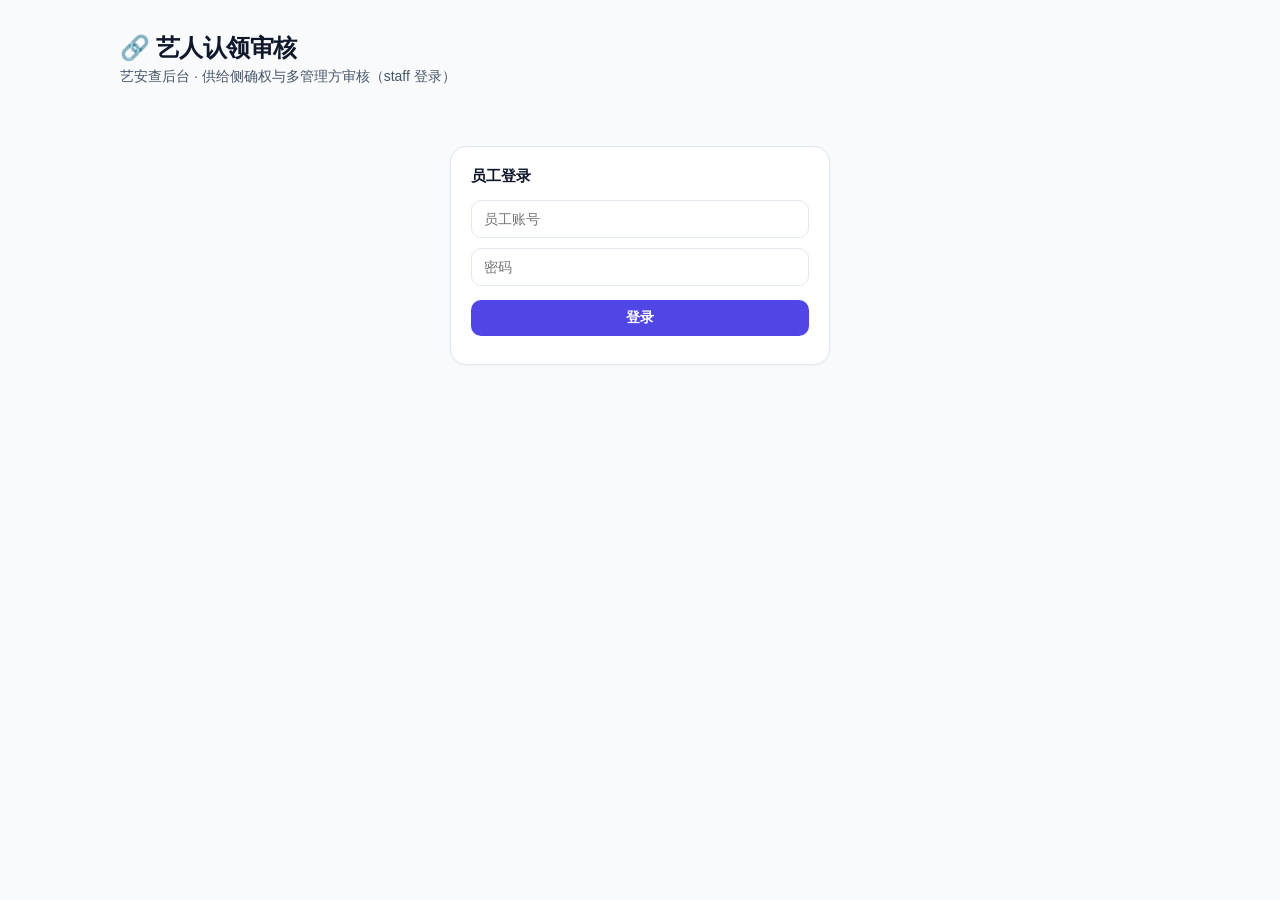
<file: admin-claims.html>
<!DOCTYPE html>
<html lang="zh-CN">
<head>
<meta charset="UTF-8">
<meta name="viewport" content="width=device-width, initial-scale=1.0">
<title>艺安查 · 艺人认领审核</title>
<style>
  :root { --primary:#4F46E5; --primary-dark:#4338CA; --bg:#F8FAFC; --card:#fff; --border:#E2E8F0; --text:#0F172A; --text-2:#475569; --text-3:#94A3B8; --risk-high:#EF4444; --risk-mid:#F59E0B; --risk-safe:#10B981; }
  * { box-sizing:border-box; }
  body { margin:0; font-family:-apple-system,BlinkMacSystemFont,"Segoe UI",Roboto,"PingFang SC","Microsoft YaHei",sans-serif; background:var(--bg); color:var(--text); }
  .wrap { max-width:1080px; margin:0 auto; padding:32px 20px 64px; }
  h1 { font-size:24px; font-weight:800; letter-spacing:-.5px; margin:0 0 4px; }
  .sub { color:var(--text-2); font-size:14px; margin-bottom:24px; }
  .card { background:var(--card); border:1px solid var(--border); border-radius:16px; padding:20px; margin-bottom:16px; box-shadow:0 1px 3px rgba(15,23,42,.04); }
  .card-head { font-weight:700; font-size:15px; margin-bottom:14px; display:flex; align-items:center; gap:8px; }
  .btn { border:none; border-radius:10px; padding:9px 16px; font-size:14px; font-weight:600; cursor:pointer; }
  .btn-primary { background:var(--primary); color:#fff; }
  .btn-outline { background:#fff; border:1px solid var(--border); color:var(--text); }
  .btn-ghost { background:#F1F5F9; color:var(--text); }
  .btn-sm { padding:6px 12px; font-size:13px; }
  .btn-danger { background:var(--risk-high); color:#fff; }
  .btn-success { background:var(--risk-safe); color:#fff; }
  .form-input { border:1px solid var(--border); border-radius:10px; padding:10px 12px; font-size:14px; width:100%; }
  .flex { display:flex; } .gap-2 { gap:8px; } .items-center { align-items:center; } .justify-between { justify-content:space-between; }
  .grid { display:grid; grid-template-columns:repeat(auto-fill,minmax(320px,1fr)); gap:16px; }
  .tag { display:inline-block; padding:2px 9px; border-radius:999px; font-size:12px; font-weight:600; background:#EEF2FF; color:#4338CA; }
  .tag-risk-high { background:#FEE2E2; color:#B91C1C; }
  .tag-risk-mid { background:#FEF3C7; color:#B45309; }
  .tag-risk-safe { background:#D1FAE5; color:#047857; }
  .claim { border:1px solid var(--border); border-radius:12px; padding:14px 16px; background:#fff; }
  .claim + .claim { margin-top:12px; }
  .muted { color:var(--text-3); font-size:12px; }
  .tabs { display:flex; gap:6px; margin-bottom:18px; flex-wrap:wrap; }
  .tab { padding:7px 14px; border-radius:999px; background:#fff; border:1px solid var(--border); font-size:13px; cursor:pointer; color:var(--text-2); }
  .tab.active { background:var(--primary); color:#fff; border-color:var(--primary); }
  .login-box { max-width:380px; margin:60px auto; }
  .err { color:var(--risk-high); font-size:13px; margin-top:8px; }
  .toast { position:fixed; bottom:24px; left:50%; transform:translateX(-50%); background:#0F172A; color:#fff; padding:10px 18px; border-radius:10px; font-size:14px; opacity:0; transition:.2s; pointer-events:none; }
  .toast.show { opacity:1; }
  .pill { font-size:11px; padding:2px 8px; border-radius:999px; background:#F1F5F9; color:var(--text-2); }
</style>
</head>
<body>
<div class="wrap">
  <h1>🔗 艺人认领审核</h1>
  <div class="sub">艺安查后台 · 供给侧确权与多管理方审核（staff 登录）</div>
  <div id="app"></div>
</div>
<div class="toast" id="toast"></div>

<script>
const API = 'https://yiancha-backend.onrender.com/api/v1';
const TYPE_LABEL = { owner:'本人主页', manager:'经纪管理', mcn:'MCN 管理', agency:'代理管理' };
let curStatus = 'pending';

function toast(msg) {
  const t = document.getElementById('toast');
  t.textContent = msg; t.classList.add('show');
  setTimeout(() => t.classList.remove('show'), 2200);
}
async function api(path, opts = {}) {
  const token = localStorage.getItem('staffToken');
  const headers = { 'Content-Type': 'application/json' };
  if (token) headers['Authorization'] = 'Bearer ' + token;
  const r = await fetch(API + path, { ...opts, headers });
  if (r.status === 401) { localStorage.removeItem('staffToken'); renderLogin(); throw new Error('登录已失效，请重新登录'); }
  const j = await r.json().catch(() => ({}));
  if (!r.ok) throw new Error(j.detail || ('HTTP ' + r.status));
  return j;
}
function statusBadge(s) {
  if (s === 'approved') return '<span class="tag tag-risk-safe">已通过</span>';
  if (s === 'pending') return '<span class="tag tag-risk-mid">审核中</span>';
  return '<span class="tag tag-risk-high">已驳回</span>';
}
function renderLogin() {
  document.getElementById('app').innerHTML = `
    <div class="card login-box">
      <div class="card-head">员工登录</div>
      <input class="form-input" id="su" placeholder="员工账号" style="margin-bottom:10px;">
      <input class="form-input" id="sp" type="password" placeholder="密码" style="margin-bottom:14px;" onkeydown="if(event.key==='Enter')doLogin()">
      <button class="btn btn-primary" style="width:100%;" onclick="doLogin()">登录</button>
      <div class="err" id="loginErr"></div>
    </div>`;
}
async function doLogin() {
  const username = document.getElementById('su').value.trim();
  const password = document.getElementById('sp').value;
  try {
    const d = await api('/admin/auth/login', { method:'POST', body: JSON.stringify({ username, password }) });
    localStorage.setItem('staffToken', d.token);
    renderConsole();
  } catch (e) {
    document.getElementById('loginErr').textContent = e.message;
  }
}
function logout() { localStorage.removeItem('staffToken'); renderLogin(); }

function renderConsole() {
  document.getElementById('app').innerHTML = `
    <div class="flex justify-between items-center" style="margin-bottom:8px;">
      <div class="tabs" id="statusTabs">
        <span class="tab active" data-s="pending" onclick="App_setStatus('pending')">待审核</span>
        <span class="tab" data-s="approved" onclick="App_setStatus('approved')">已通过</span>
        <span class="tab" data-s="rejected" onclick="App_setStatus('rejected')">已驳回</span>
        <span class="tab" data-s="all" onclick="App_setStatus('all')">全部</span>
      </div>
      <button class="btn btn-ghost btn-sm" onclick="logout()">退出</button>
    </div>
    <div id="claimList"><div class="muted">加载中...</div></div>`;
  loadClaims();
}
function App_setStatus(s) {
  curStatus = s;
  document.querySelectorAll('#statusTabs .tab').forEach(t => t.classList.toggle('active', t.dataset.s === s));
  loadClaims();
}
async function loadClaims() {
  const box = document.getElementById('claimList');
  box.innerHTML = '<div class="muted">加载中...</div>';
  try {
    const d = await api('/admin/artist-claims?status=' + curStatus);
    const items = d.items || [];
    if (!items.length) { box.innerHTML = '<div class="muted" style="padding:24px 0;">暂无该状态的认领申请</div>'; return; }
    box.innerHTML = items.map(c => `
      <div class="claim">
        <div class="flex justify-between items-center">
          <div><b style="font-size:15px;">${c.artist_name || ('艺人#' + c.artist_id)}</b>
            <span class="tag" style="margin-left:6px;">${TYPE_LABEL[c.claim_type] || c.claim_type}</span>
            ${statusBadge(c.status)}
          </div>
          <div class="muted">#${c.id} · ${c.created_at || ''}</div>
        </div>
        <div class="muted" style="margin-top:6px;">
          申请人尾号 ${c.user_phone_tail || '****'} ${c.user_company ? ' · ' + c.user_company : ''}
          ${c.note ? ' · 备注：' + c.note : ''}
        </div>
        ${c.reject_reason ? `<div class="muted" style="margin-top:4px;color:var(--risk-high);">驳回原因：${c.reject_reason}</div>` : ''}
        ${c.status === 'pending' ? `
          <div class="flex gap-2" style="margin-top:12px;">
            <button class="btn btn-success btn-sm" onclick="App_review(${c.id},'approve')">通过</button>
            <button class="btn btn-danger btn-sm" onclick="App_review(${c.id},'reject')">驳回</button>
          </div>` : ''}
      </div>`).join('');
  } catch (e) {
    box.innerHTML = '<div class="err">加载失败：' + e.message + '</div>';
  }
}
async function App_review(id, action) {
  let reason = null;
  if (action === 'reject') {
    reason = prompt('驳回原因（可选）：') || '未通过审核';
  }
  try {
    await api('/admin/artist-claims/' + id + '/review', { method:'POST', body: JSON.stringify({ action, reject_reason: reason }) });
    toast(action === 'approve' ? '已通过' : '已驳回');
    loadClaims();
  } catch (e) {
    toast('操作失败：' + e.message);
  }
}

// 启动
if (localStorage.getItem('staffToken')) renderConsole(); else renderLogin();
</script>
</body>
</html>
</file>
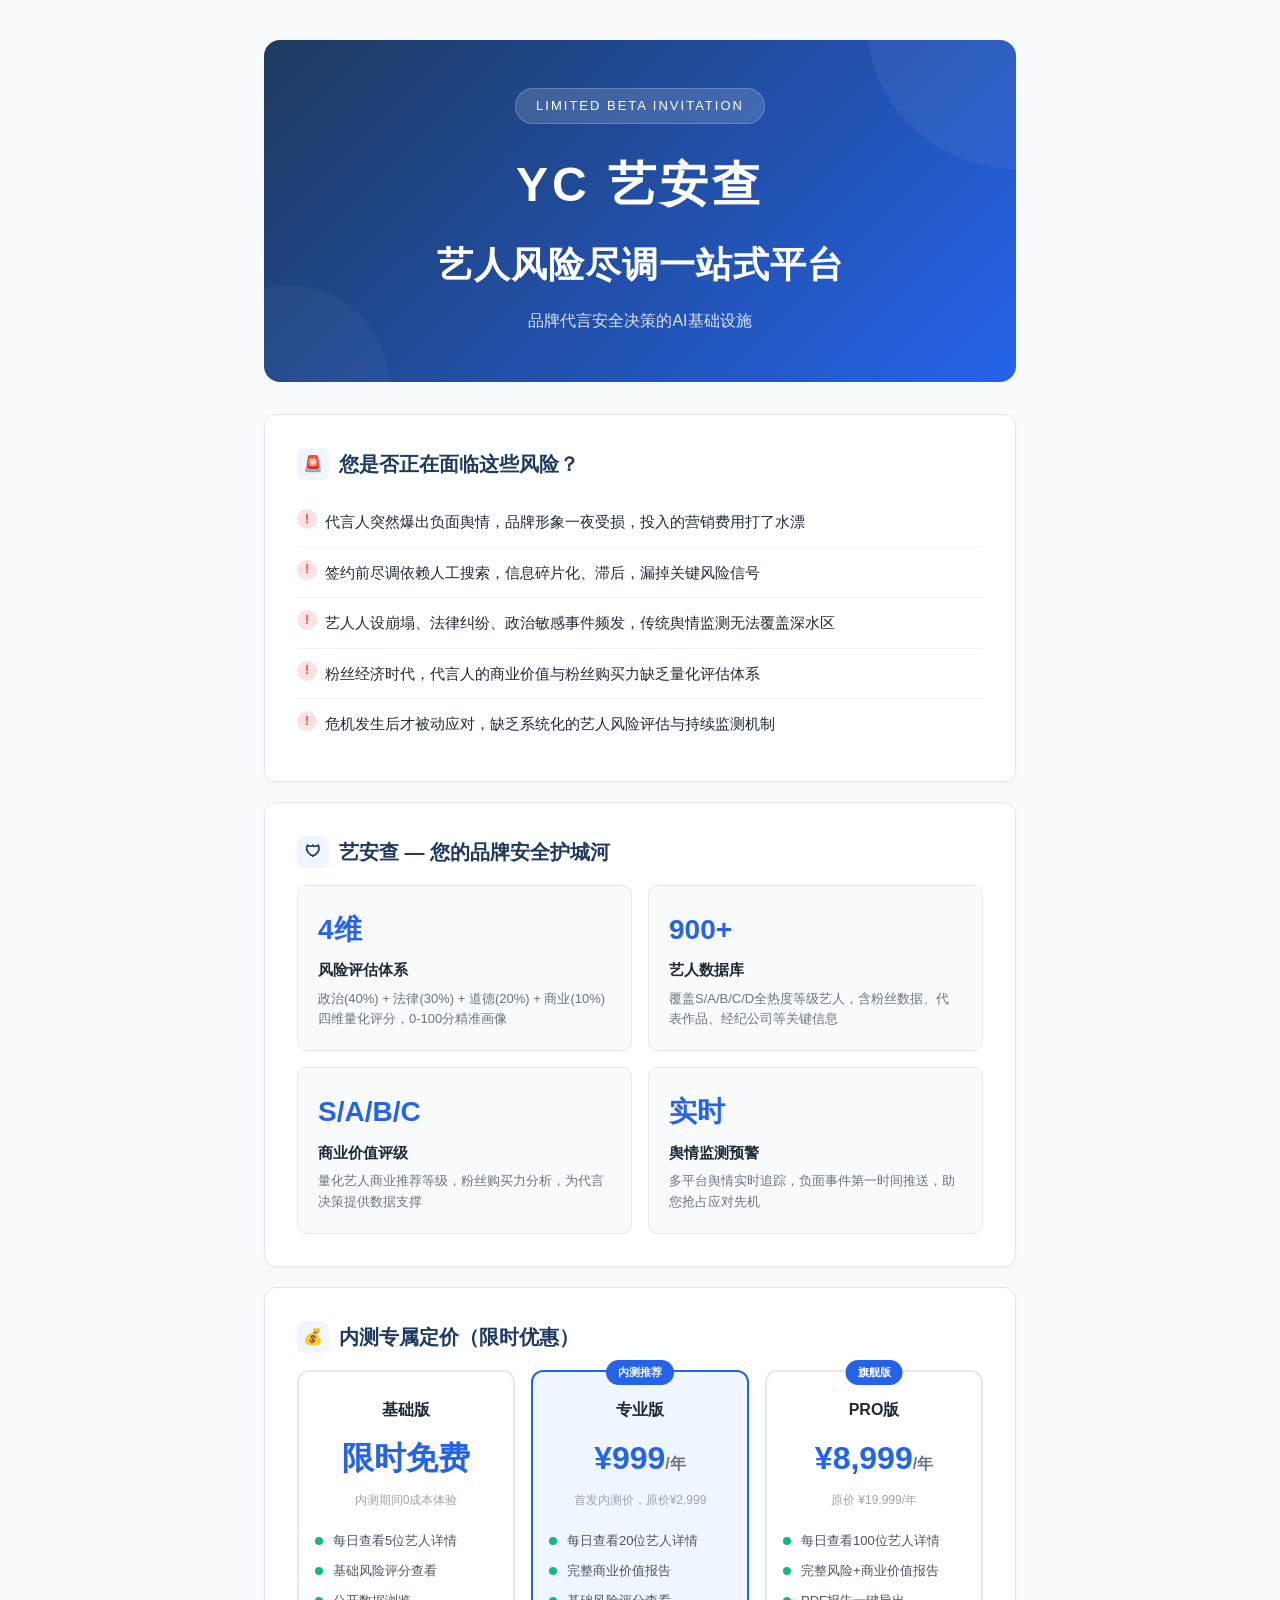
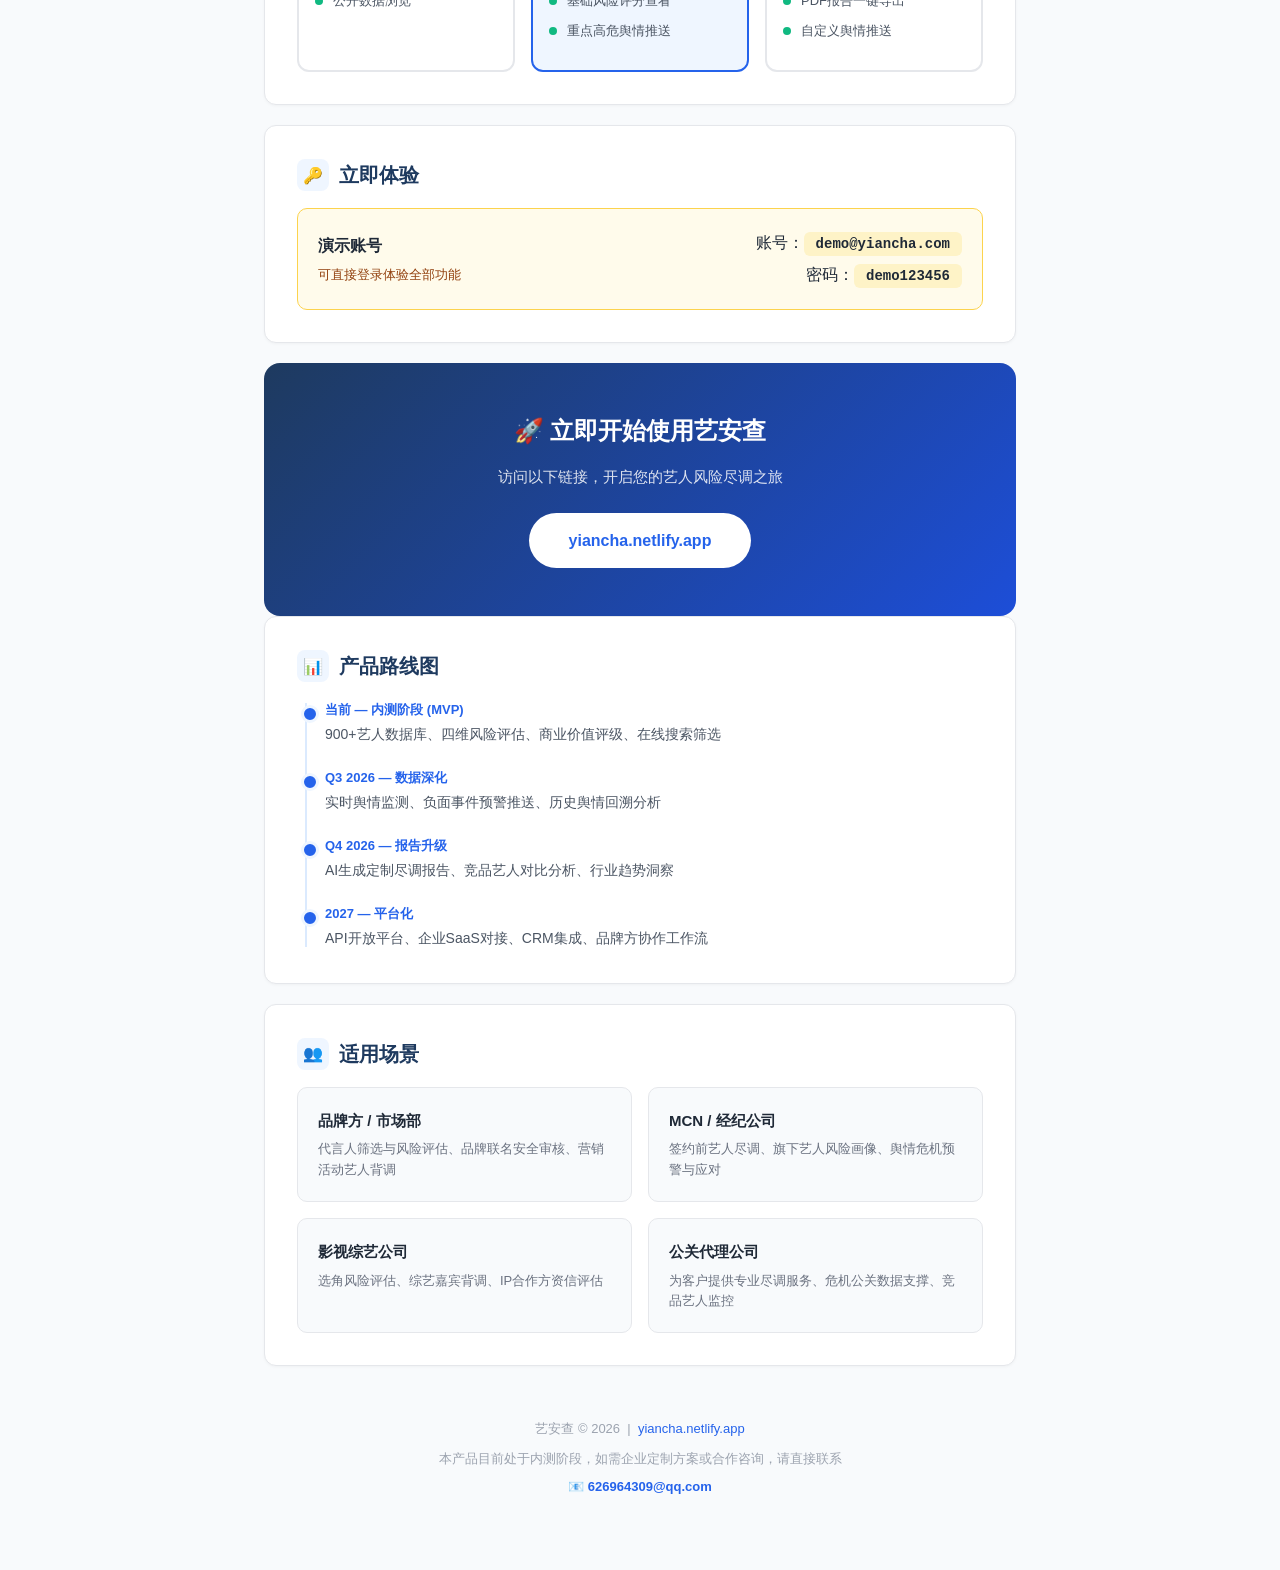
<file: invite.html>
<!DOCTYPE html>
<html lang="zh-CN">
<head>
<meta charset="UTF-8">
<meta name="viewport" content="width=device-width, initial-scale=1.0">
<title>艺安查 — 客户内测邀请函</title>
<style>
* { margin: 0; padding: 0; box-sizing: border-box; }
body { font-family: -apple-system, BlinkMacSystemFont, 'Segoe UI', 'PingFang SC', 'Microsoft YaHei', sans-serif; color: #1F2937; background: #F8FAFC; line-height: 1.7; }

.container { max-width: 800px; margin: 0 auto; padding: 40px 24px; }

/* Header */
.header { text-align: center; padding: 48px 32px; background: linear-gradient(135deg, #1e3a5f 0%, #2563EB 100%); border-radius: 16px; color: #fff; margin-bottom: 32px; position: relative; overflow: hidden; }
.header::before { content: ''; position: absolute; top: -50%; right: -20%; width: 300px; height: 300px; background: rgba(255,255,255,0.05); border-radius: 50%; }
.header::after { content: ''; position: absolute; bottom: -30%; left: -10%; width: 200px; height: 200px; background: rgba(255,255,255,0.03); border-radius: 50%; }
.header .badge { display: inline-block; background: rgba(255,255,255,0.15); backdrop-filter: blur(10px); border: 1px solid rgba(255,255,255,0.2); border-radius: 100px; padding: 6px 20px; font-size: 13px; letter-spacing: 2px; margin-bottom: 20px; }
.header h1 { font-size: 36px; font-weight: 800; margin-bottom: 12px; letter-spacing: 1px; }
.header p { font-size: 16px; opacity: 0.85; max-width: 480px; margin: 0 auto; }
.header .logo { font-size: 48px; font-weight: 900; letter-spacing: 4px; margin-bottom: 8px; }

/* Section */
.section { background: #fff; border-radius: 12px; padding: 32px; margin-bottom: 20px; border: 1px solid #E5E7EB; box-shadow: 0 1px 3px rgba(0,0,0,0.04); }
.section h2 { font-size: 20px; font-weight: 700; color: #1e3a5f; margin-bottom: 16px; display: flex; align-items: center; gap: 10px; }
.section h2 .icon { width: 32px; height: 32px; background: #EFF6FF; border-radius: 8px; display: flex; align-items: center; justify-content: center; font-size: 16px; }

/* Pain points */
.pain-list { list-style: none; }
.pain-list li { padding: 12px 0; padding-left: 28px; position: relative; border-bottom: 1px solid #F3F4F6; font-size: 15px; }
.pain-list li:last-child { border-bottom: none; }
.pain-list li::before { content: '!'; position: absolute; left: 0; top: 12px; width: 20px; height: 20px; background: #FEE2E2; color: #EF4444; border-radius: 50%; font-size: 12px; font-weight: 700; display: flex; align-items: center; justify-content: center; }

/* Solution grid */
.sol-grid { display: grid; grid-template-columns: 1fr 1fr; gap: 16px; }
.sol-card { background: #F8FAFC; border: 1px solid #E5E7EB; border-radius: 10px; padding: 20px; }
.sol-card .num { font-size: 28px; font-weight: 800; color: #2563EB; margin-bottom: 4px; }
.sol-card h3 { font-size: 15px; font-weight: 700; margin-bottom: 6px; }
.sol-card p { font-size: 13px; color: #6B7280; line-height: 1.6; }

/* Pricing */
.price-grid { display: grid; grid-template-columns: repeat(3, 1fr); gap: 16px; }
.price-card { border: 2px solid #E5E7EB; border-radius: 12px; padding: 24px 16px; text-align: center; position: relative; transition: all 0.2s; }
.price-card.featured { border-color: #2563EB; background: #EFF6FF; }
.price-card .tag { position: absolute; top: -12px; left: 50%; transform: translateX(-50%); background: #2563EB; color: #fff; font-size: 11px; padding: 3px 12px; border-radius: 100px; font-weight: 600; }
.price-card h3 { font-size: 16px; font-weight: 700; margin-bottom: 8px; }
.price-card .price { font-size: 32px; font-weight: 800; color: #2563EB; margin-bottom: 4px; }
.price-card .period { font-size: 12px; color: #9CA3AF; margin-bottom: 16px; }
.price-card ul { list-style: none; text-align: left; font-size: 13px; color: #4B5563; }
.price-card ul li { padding: 4px 0; padding-left: 18px; position: relative; }
.price-card ul li::before { content: ''; position: absolute; left: 0; top: 11px; width: 8px; height: 8px; border-radius: 50%; background: #10B981; }

/* CTA */
.cta-section { text-align: center; padding: 48px 32px; background: linear-gradient(135deg, #1e3a5f, #1D4ED8); border-radius: 16px; color: #fff; }
.cta-section h2 { color: #fff; justify-content: center; font-size: 24px; }
.cta-section p { opacity: 0.85; margin: 12px 0 24px; font-size: 15px; }
.cta-link { display: inline-block; background: #fff; color: #2563EB; padding: 14px 40px; border-radius: 100px; font-size: 16px; font-weight: 700; text-decoration: none; transition: transform 0.2s, box-shadow 0.2s; }
.cta-link:hover { transform: translateY(-2px); box-shadow: 0 8px 24px rgba(0,0,0,0.2); }

/* Demo account */
.demo-box { background: #FFFBEB; border: 1px solid #FCD34D; border-radius: 10px; padding: 20px; display: flex; align-items: center; gap: 16px; }
.demo-box .key { background: #FEF3C7; padding: 4px 12px; border-radius: 6px; font-family: 'Courier New', monospace; font-weight: 700; font-size: 14px; }

/* Timeline */
.timeline { position: relative; padding-left: 28px; }
.timeline::before { content: ''; position: absolute; left: 8px; top: 4px; bottom: 4px; width: 2px; background: #DBEAFE; }
.timeline .item { position: relative; margin-bottom: 20px; }
.timeline .item:last-child { margin-bottom: 0; }
.timeline .item::before { content: ''; position: absolute; left: -24px; top: 6px; width: 12px; height: 12px; background: #2563EB; border-radius: 50%; border: 3px solid #EFF6FF; }
.timeline .item .label { font-size: 13px; color: #2563EB; font-weight: 600; margin-bottom: 2px; }
.timeline .item .desc { font-size: 14px; color: #4B5563; }

/* Footer */
.footer { text-align: center; padding: 32px; color: #9CA3AF; font-size: 13px; }
.footer a { color: #2563EB; text-decoration: none; }

/* Responsive */
@media (max-width: 600px) {
  .sol-grid, .price-grid { grid-template-columns: 1fr; }
  .header h1 { font-size: 28px; }
  .container { padding: 20px 16px; }
}
</style>
</head>
<body>
<div class="container">

  <!-- Header -->
  <div class="header">
    <div class="badge">LIMITED BETA INVITATION</div>
    <div class="logo">YC 艺安查</div>
    <h1>艺人风险尽调一站式平台</h1>
    <p>品牌代言安全决策的AI基础设施</p>
  </div>

  <!-- Pain Points -->
  <div class="section">
    <h2><span class="icon">&#x1F6A8;</span>您是否正在面临这些风险？</h2>
    <ul class="pain-list">
      <li>代言人突然爆出负面舆情，品牌形象一夜受损，投入的营销费用打了水漂</li>
      <li>签约前尽调依赖人工搜索，信息碎片化、滞后，漏掉关键风险信号</li>
      <li>艺人人设崩塌、法律纠纷、政治敏感事件频发，传统舆情监测无法覆盖深水区</li>
      <li>粉丝经济时代，代言人的商业价值与粉丝购买力缺乏量化评估体系</li>
      <li>危机发生后才被动应对，缺乏系统化的艺人风险评估与持续监测机制</li>
    </ul>
  </div>

  <!-- Solution -->
  <div class="section">
    <h2><span class="icon">&#x1F6E1;</span>艺安查 — 您的品牌安全护城河</h2>
    <div class="sol-grid">
      <div class="sol-card">
        <div class="num">4维</div>
        <h3>风险评估体系</h3>
        <p>政治(40%) + 法律(30%) + 道德(20%) + 商业(10%) 四维量化评分，0-100分精准画像</p>
      </div>
      <div class="sol-card">
        <div class="num">900+</div>
        <h3>艺人数据库</h3>
        <p>覆盖S/A/B/C/D全热度等级艺人，含粉丝数据、代表作品、经纪公司等关键信息</p>
      </div>
      <div class="sol-card">
        <div class="num">S/A/B/C</div>
        <h3>商业价值评级</h3>
        <p>量化艺人商业推荐等级，粉丝购买力分析，为代言决策提供数据支撑</p>
      </div>
      <div class="sol-card">
        <div class="num">实时</div>
        <h3>舆情监测预警</h3>
        <p>多平台舆情实时追踪，负面事件第一时间推送，助您抢占应对先机</p>
      </div>
    </div>
  </div>

  <!-- Pricing -->
  <div class="section">
    <h2><span class="icon">&#x1F4B0;</span>内测专属定价（限时优惠）</h2>
    <div class="price-grid">
      <div class="price-card">
        <h3>基础版</h3>
        <div class="price">限时免费</div>
        <div class="period">内测期间0成本体验</div>
        <ul>
          <li>每日查看5位艺人详情</li>
          <li>基础风险评分查看</li>
          <li>公开数据浏览</li>
        </ul>
      </div>
      <div class="price-card featured">
        <div class="tag">内测推荐</div>
        <h3>专业版</h3>
        <div class="price">¥999<span style="font-size:16px;color:#6B7280">/年</span></div>
        <div class="period">首发内测价，原价¥2,999</div>
        <ul>
          <li>每日查看20位艺人详情</li>
          <li>完整商业价值报告</li>
          <li>基础风险评分查看</li>
          <li>重点高危舆情推送</li>
        </ul>
      </div>
      <div class="price-card">
        <div class="tag">旗舰版</div>
        <h3>PRO版</h3>
        <div class="price">¥8,999<span style="font-size:16px;color:#6B7280">/年</span></div>
        <div class="period">原价 ¥19,999/年</div>
        <ul>
          <li>每日查看100位艺人详情</li>
          <li>完整风险+商业价值报告</li>
          <li>PDF报告一键导出</li>
          <li>自定义舆情推送</li>
        </ul>
      </div>
    </div>
  </div>

  <!-- Demo -->
  <div class="section">
    <h2><span class="icon">&#x1F511;</span>立即体验</h2>
    <div class="demo-box">
      <div style="flex-shrink:0;">
        <strong>演示账号</strong>
        <div style="font-size:13px;color:#92400E;margin-top:4px;">可直接登录体验全部功能</div>
      </div>
      <div style="flex:1;text-align:right;">
        <div>账号：<span class="key">demo@yiancha.com</span></div>
        <div style="margin-top:4px;">密码：<span class="key">demo123456</span></div>
      </div>
    </div>
  </div>

  <!-- CTA -->
  <div class="cta-section">
    <h2>&#x1F680; 立即开始使用艺安查</h2>
    <p>访问以下链接，开启您的艺人风险尽调之旅</p>
    <a class="cta-link" href="https://yiancha.netlify.app" target="_blank">yiancha.netlify.app</a>
  </div>

  <!-- Roadmap -->
  <div class="section">
    <h2><span class="icon">&#x1F4CA;</span>产品路线图</h2>
    <div class="timeline">
      <div class="item">
        <div class="label">当前 — 内测阶段 (MVP)</div>
        <div class="desc">900+艺人数据库、四维风险评估、商业价值评级、在线搜索筛选</div>
      </div>
      <div class="item">
        <div class="label">Q3 2026 — 数据深化</div>
        <div class="desc">实时舆情监测、负面事件预警推送、历史舆情回溯分析</div>
      </div>
      <div class="item">
        <div class="label">Q4 2026 — 报告升级</div>
        <div class="desc">AI生成定制尽调报告、竞品艺人对比分析、行业趋势洞察</div>
      </div>
      <div class="item">
        <div class="label">2027 — 平台化</div>
        <div class="desc">API开放平台、企业SaaS对接、CRM集成、品牌方协作工作流</div>
      </div>
    </div>
  </div>

  <!-- Target -->
  <div class="section">
    <h2><span class="icon">&#x1F465;</span>适用场景</h2>
    <div class="sol-grid">
      <div class="sol-card">
        <h3>品牌方 / 市场部</h3>
        <p>代言人筛选与风险评估、品牌联名安全审核、营销活动艺人背调</p>
      </div>
      <div class="sol-card">
        <h3>MCN / 经纪公司</h3>
        <p>签约前艺人尽调、旗下艺人风险画像、舆情危机预警与应对</p>
      </div>
      <div class="sol-card">
        <h3>影视综艺公司</h3>
        <p>选角风险评估、综艺嘉宾背调、IP合作方资信评估</p>
      </div>
      <div class="sol-card">
        <h3>公关代理公司</h3>
        <p>为客户提供专业尽调服务、危机公关数据支撑、竞品艺人监控</p>
      </div>
    </div>
  </div>

  <!-- Footer -->
  <div class="footer">
    <p>艺安查 &copy; 2026 &nbsp;|&nbsp; <a href="https://yiancha.netlify.app" target="_blank">yiancha.netlify.app</a></p>
    <p style="margin-top:8px;">本产品目前处于内测阶段，如需企业定制方案或合作咨询，请直接联系</p>
    <p style="margin-top:6px; font-weight:600; color:#2563EB;">📧 626964309@qq.com</p>
  </div>

</div>
</body>
</html>
</file>
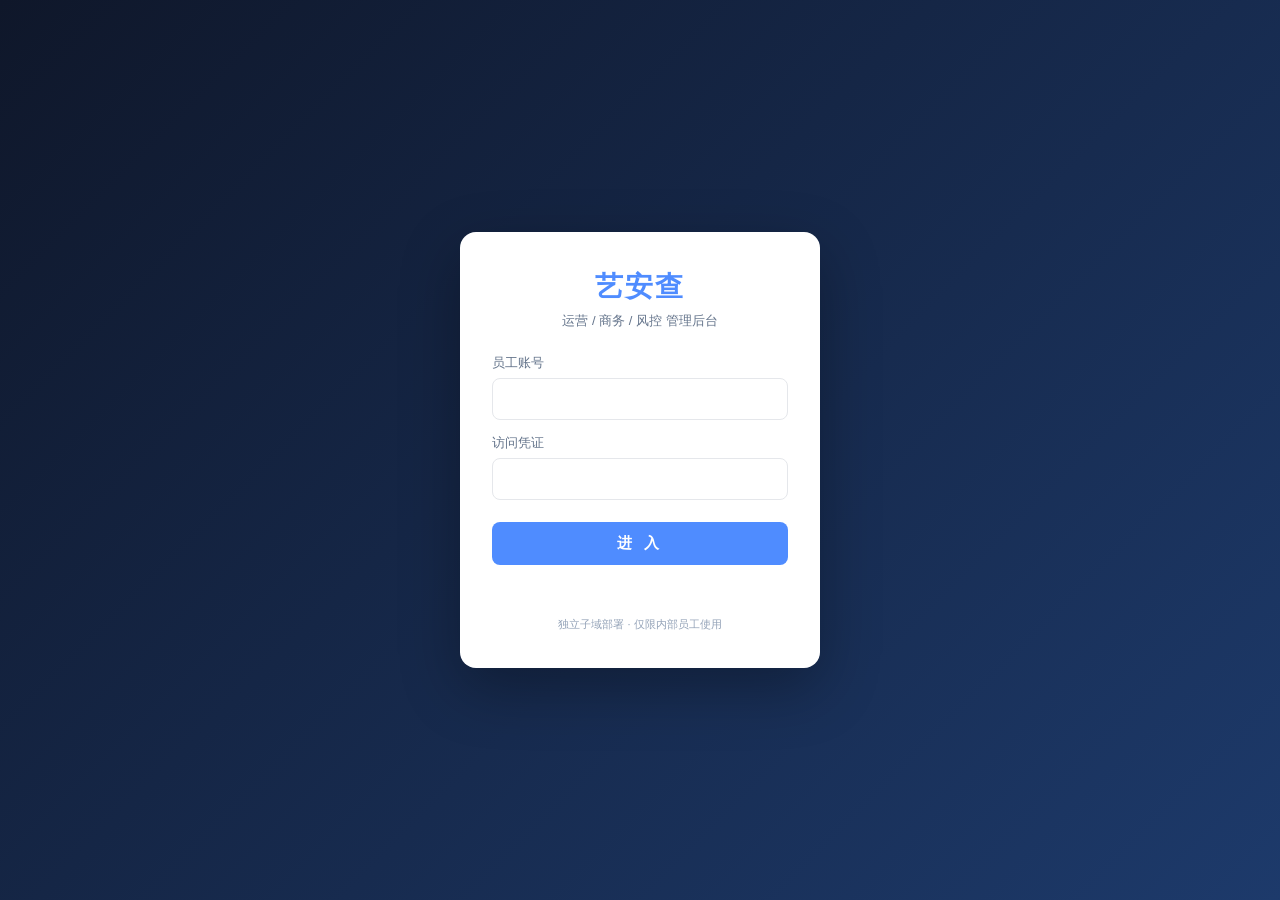
<file: console/login-frame.html>
<!DOCTYPE html>
<html lang="zh-CN">
<head>
  <meta charset="UTF-8" />
  <meta name="viewport" content="width=device-width, initial-scale=1.0" />
  <title>艺安查 · 登录</title>
  <style>
    :root { --accent:#4f8cff; --text:#1f2937; --text-soft:#64748b; --line:#e5e7eb; }
    * { box-sizing:border-box; margin:0; padding:0; }
    html,body { height:100%; font-family:-apple-system,"PingFang SC","Microsoft YaHei","Segoe UI",sans-serif; }
    body {
      min-height:100vh; display:flex; align-items:center; justify-content:center;
      background:linear-gradient(135deg,#0f172a 0%,#1d3a6b 100%);
    }
    .login-card {
      width:360px; max-width:92vw; background:#fff; border-radius:16px;
      padding:36px 32px; box-shadow:0 20px 60px rgba(0,0,0,.3);
      text-align:center; position:relative; z-index:1;
    }
    .login-logo { font-size:28px; font-weight:800; color:var(--accent); letter-spacing:2px; }
    .login-sub { color:var(--text-soft); font-size:13px; margin:6px 0 24px; }
    .lb { display:block; text-align:left; font-size:13px; color:var(--text-soft); margin:14px 0 6px; }

    /* 纯 div 输入框 —— 零 input / 零 form，浏览器无 autofill 触发目标 */
    .ci-box {
      width:100%; min-height:42px; padding:11px 12px;
      border:1px solid var(--line); border-radius:8px;
      font-size:14px; line-height:18px;
      background:#fff; color:var(--text);
      outline:none; cursor:text;
      word-break:keep-all; overflow:hidden;
      transition:border-color .15s, box-shadow .15s;
    }
    .ci-box:focus { border-color:var(--accent); box-shadow:0 0 0 3px rgba(79,140,255,.12); }
    .ci-box::selection { background:rgba(79,140,255,.2); }
    /* 密码掩码字体：等宽圆点 */
    .pwd-mask { font-family:"Courier New",Consolas,monospace; letter-spacing:2px; }

    .login-btn {
      width:100%; margin-top:22px; padding:12px; background:var(--accent); color:#fff;
      border:none; border-radius:8px; font-size:15px; font-weight:600; letter-spacing:4px;
      cursor:pointer; transition:background .15s;
    }
    .login-btn:hover { background:#3b78ec; }
    .login-btn:disabled { opacity:.5; cursor:not-allowed; }
    .login-error { color:#ef4444; font-size:13px; margin-top:12px; min-height:18px; }
    .login-foot { color:#94a3b8; font-size:11px; margin-top:22px; }
  </style>
</head>
<body>
  <div class="login-card">
    <div class="login-logo">艺安查</div>
    <div class="login-sub">运营 / 商务 / 风控 管理后台</div>

    <label class="lb" id="lbl-user">员工账号</label>
    <div id="yc-user" class="ci-box" contenteditable="true"
         spellcheck="false" autocapitalize="off"
         data-ph="admin"></div>

    <label class="lb" id="lbl-pass">访问凭证</label>
    <div id="yc-pass" class="ci-box pwd-mask" contenteditable="true"
         spellcheck="false" data-ph=""></div>

    <button id="yc-submit" class="login-btn">进 入</button>
    <div id="yc-error" class="login-error"></div>

    <div class="login-foot">独立子域部署 · 仅限内部员工使用</div>
  </div>

  <script>
  (function(){
    var userEl=document.getElementById("yc-user");
    var passEl=document.getElementById("yc-pass");
    var btn   =document.getElementById("yc-submit");
    var errEl =document.getElementById("yc-error");

    /* ── 密码内部存储（不暴露到 DOM 文本） ── */
    var _pwd=[];

    function showErr(m){ errEl.textContent="\u274C "+m; }
    function resetBtn(){ btn.disabled=false; btn.textContent="\u8FDB \u5165"; }

    /* 获取用户名 */
    function getUser(){ return (userEl.textContent||"").trim(); }

    /* 渲染密码为圆点 */
    function renderMask(){
      passEl.textContent=_pwd.length>0 ? "\u25CF".repeat(_pwd.length) : "";
      // 光标移末尾
      placeCaret(passEl,true);
    }

    /* 设置光标位置 */
    function placeCaret(el,end){
      var sel=window.getSelection(),r=document.createRange();
      r.selectNodeContents(el);
      r.collapse(!!end);
      sel.removeAllRanges();
      sel.addRange(r);
      el.focus();
    }

    /* ── 用户名框：普通 contenteditable，无需特殊处理 ── */
    userEl.addEventListener("focus",function(){
      if(this.getAttribute("data-ph")&&!this.textContent.trim()){
        this.textContent="";
        this.removeAttribute("data-ph");
      }
    });
    userEl.addEventListener("blur",function(){
      if(!this.textContent.trim()){
        this.setAttribute("data-ph","1");
        this.textContent=this.getAttribute("data-ph")?"":"";
      }
    });

    /* ── 密码框：拦截所有输入，存入 _pwd，只显示圆点 ── */
    passEl.addEventListener("focus",function(){ if(_pwd.length===0) this.textContent=""; });
    passEl.addEventListener("blur",function(){ if(_pwd.length===0) this.textContent=""; });

    passEl.addEventListener("keydown",function(e){
      var k=e.key;

      /* 可打印字符 → 存入 _pwd → 重渲染 */
      if(k.length===1&&!e.ctrlKey&&!e.metaKey&&!e.altKey&&!e.isComposing){
        e.preventDefault();
        _pwd.push(k);
        renderMask();
        return;
      }

      /* 退格 */
      if(k==="Backspace"){
        e.preventDefault();
        if(window.getSelection().isCollapsed){
          _pwd.pop();
        }else{
          /* 删除选区：估算删除量 */
          var sel=window.getSelection();
          if(sel.rangeCount>0){
            var len=(sel.getRangeAt(0).toString()||"").length||1;
            _pwd.splice(Math.max(0,_pwd.length-len),len);
          }else{
            _pwd.pop();
          }
        }
        renderMask();
        return;
      }

      /* Delete */
      if(k==="Delete"){
        e.preventDefault();
        _pwd.pop();
        renderMask();
        return;
      }

      /* Enter → 提交 */
      if(k==="Enter"){ e.preventDefault(); submit(); }
    });

    /* 粘贴 */
    passEl.addEventListener("paste",function(e){
      e.preventDefault();
      var txt=(e.clipboardData||window.clipboardData).getData("text")||"";
      _pwd.push.apply(_pwd,txt.split(""));
      renderMask();
    });

    /* 兜底：如果浏览器仍注入文本（IME等），清掉并重新渲染 */
    passEl.addEventListener("input",function(e){
      if(e.inputType==="insertText"||e.inputType==="insertFromPaste"){
        return; // 已被 keydown/paste 拦截
      }
      /* 其他情况（compositionend 等）→ 强制重渲染 */
      setTimeout(function(){ renderMask(); },0);
    });

    /* ── 提交 ── */
    function submit(){
      if(btn.disabled) return;
      var user=getUser();
      var pass=_pwd.join("");
      if(!user||!pass){ showErr("\u8BF7\u8F93\u5165\u8D26\u53F7\u548C\u5BC6\u7801"); return; }
      btn.disabled=true; btn.textContent="\u767B\u5F55\u2026"; errEl.textContent="";
      parent.postMessage({type:"YC_LOGIN",user:user,pass:pass},"*");
    }

    btn.addEventListener("click",submit);

    [userEl,passEl].forEach(function(el){
      el.addEventListener("keydown",function(e){
        if(e.key==="Enter"){ e.preventDefault(); submit(); }
      });
    });

    /* 接收父页面回传错误 */
    window.addEventListener("message",function(e){
      var d=e.data;
      if(!d||d.type!=="YC_ERR") return;
      resetBtn(); showErr(d.msg);
    });
  })();
  </script>
</body>
</html>
</file>
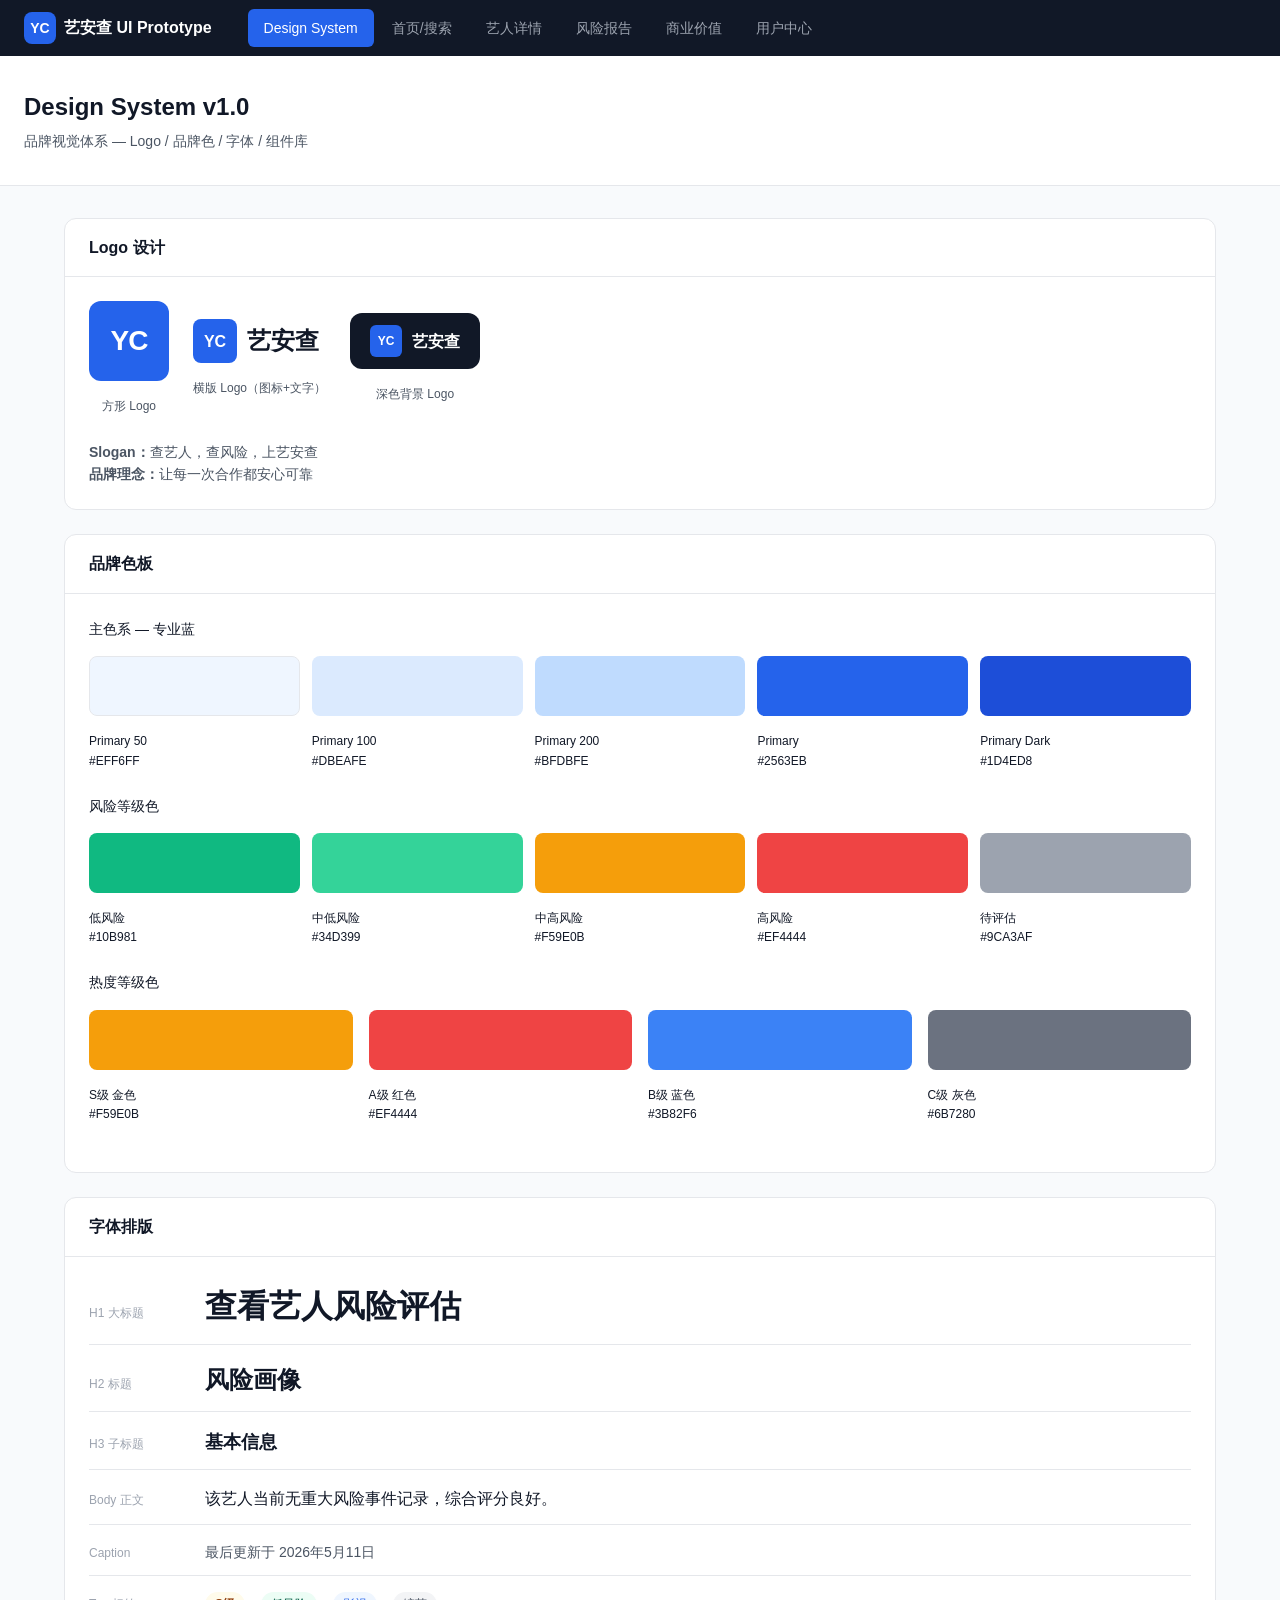
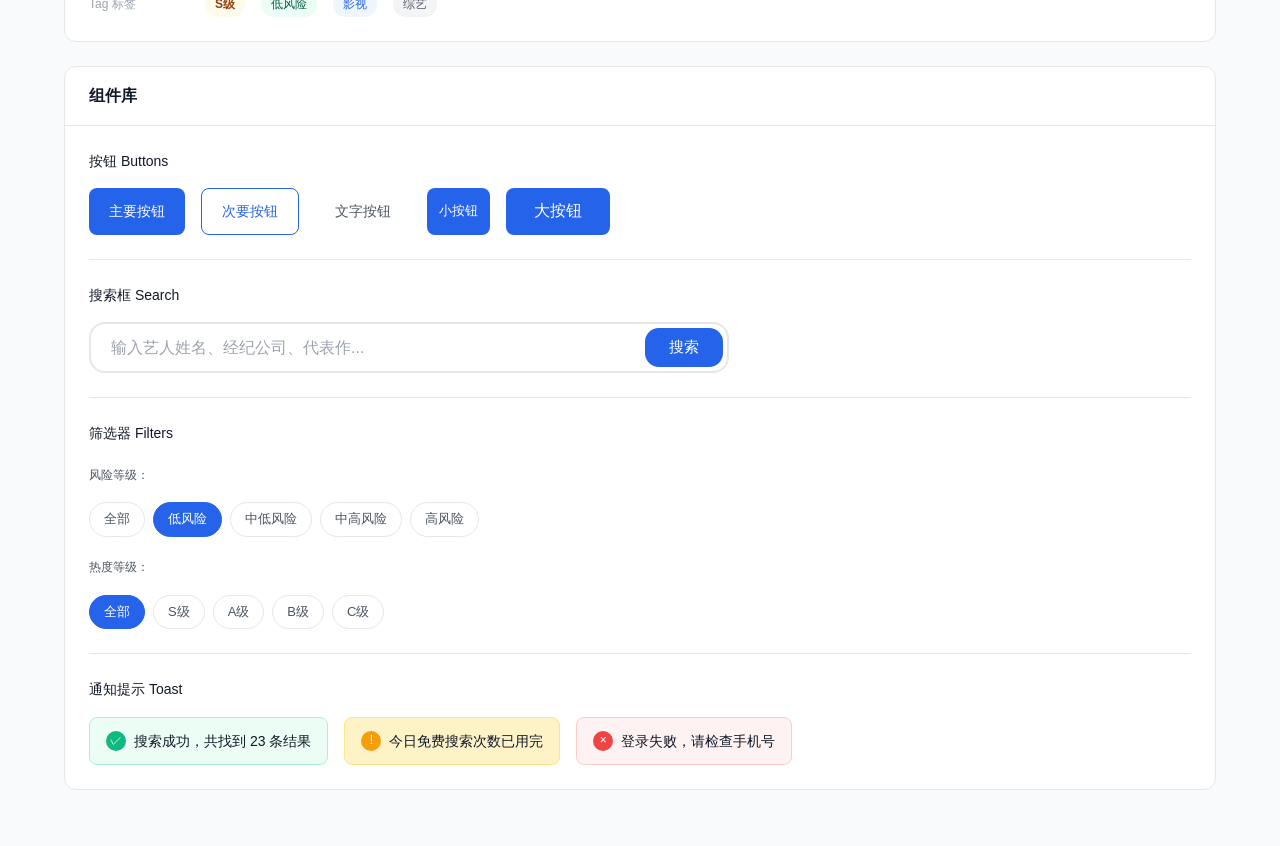
<file: design/ui-prototype.html>
<!DOCTYPE html>
<html lang="zh-CN">
<head>
<meta charset="UTF-8">
<meta name="viewport" content="width=device-width, initial-scale=1.0">
<title>艺安查 — UI Design System v1.0</title>
<style>
/* ============================================
   艺安查 Design System — 品牌视觉体系
   ============================================ */

/* === CSS 变量（Design Tokens）=== */
:root {
  /* 品牌主色 */
  --primary: #2563EB;           /* 品牌蓝 — 专业、可信赖 */
  --primary-dark: #1D4ED8;      /* 深蓝 */
  --primary-light: #3B82F6;     /* 亮蓝 */
  --primary-50: #EFF6FF;
  --primary-100: #DBEAFE;
  --primary-200: #BFDBFE;

  /* 风险等级色 */
  --risk-safe: #10B981;         /* 低风险 — 绿 */
  --risk-low: #34D399;
  --risk-mid: #F59E0B;          /* 中风险 — 橙 */
  --risk-high: #EF4444;         /* 高风险 — 红 */
  --risk-extreme: #991B1B;      /* 极高风险 — 深红 */
  --risk-pending: #9CA3AF;      /* 待评估 — 灰 */

  /* 热度等级色 */
  --heat-s: #F59E0B;            /* S级 — 金色 */
  --heat-a: #EF4444;            /* A级 — 红色 */
  --heat-b: #3B82F6;            /* B级 — 蓝色 */
  --heat-c: #6B7280;            /* C级 — 灰色 */

  /* 商业价值色 */
  --value-s: #8B5CF6;           /* S推荐 — 紫色 */
  --value-a: #2563EB;
  --value-b: #0891B2;
  --value-c: #6B7280;

  /* 功能色 */
  --success: #10B981;
  --warning: #F59E0B;
  --error: #EF4444;
  --info: #3B82F6;

  /* 中性色 */
  --gray-50: #F9FAFB;
  --gray-100: #F3F4F6;
  --gray-200: #E5E7EB;
  --gray-300: #D1D5DB;
  --gray-400: #9CA3AF;
  --gray-500: #6B7280;
  --gray-600: #4B5563;
  --gray-700: #374151;
  --gray-800: #1F2937;
  --gray-900: #111827;

  /* 背景色 */
  --bg-primary: #FFFFFF;
  --bg-secondary: #F8FAFC;
  --bg-tertiary: #F1F5F9;

  /* 文字色 */
  --text-primary: #111827;
  --text-secondary: #4B5563;
  --text-tertiary: #9CA3AF;
  --text-inverse: #FFFFFF;

  /* 边框 */
  --border-light: #E5E7EB;
  --border-medium: #D1D5DB;

  /* 阴影 */
  --shadow-sm: 0 1px 2px rgba(0,0,0,0.05);
  --shadow-md: 0 4px 6px -1px rgba(0,0,0,0.1), 0 2px 4px -2px rgba(0,0,0,0.1);
  --shadow-lg: 0 10px 15px -3px rgba(0,0,0,0.1), 0 4px 6px -4px rgba(0,0,0,0.1);
  --shadow-xl: 0 20px 25px -5px rgba(0,0,0,0.1), 0 8px 10px -6px rgba(0,0,0,0.1);

  /* 圆角 */
  --radius-sm: 6px;
  --radius-md: 8px;
  --radius-lg: 12px;
  --radius-xl: 16px;
  --radius-full: 9999px;

  /* 间距 */
  --space-1: 4px;
  --space-2: 8px;
  --space-3: 12px;
  --space-4: 16px;
  --space-5: 20px;
  --space-6: 24px;
  --space-8: 32px;
  --space-10: 40px;
  --space-12: 48px;
  --space-16: 64px;

  /* 字体 */
  --font-sans: -apple-system, BlinkMacSystemFont, 'Segoe UI', 'PingFang SC', 'Hiragino Sans GB', 'Microsoft YaHei', sans-serif;
  --font-mono: 'SF Mono', 'Fira Code', monospace;

  /* 过渡 */
  --transition: all 0.2s ease;

  /* 容器 */
  --container-max: 1200px;
  --container-narrow: 800px;
}

/* === 全局样式 === */
* { margin: 0; padding: 0; box-sizing: border-box; }
body {
  font-family: var(--font-sans);
  color: var(--text-primary);
  background: var(--bg-secondary);
  line-height: 1.6;
  -webkit-font-smoothing: antialiased;
}

/* === 原型框架顶部导航 === */
.prototype-nav {
  position: fixed;
  top: 0;
  left: 0;
  right: 0;
  height: 56px;
  background: var(--gray-900);
  display: flex;
  align-items: center;
  padding: 0 var(--space-6);
  z-index: 1000;
  gap: var(--space-1);
}
.prototype-nav .logo {
  color: white;
  font-weight: 700;
  font-size: 16px;
  margin-right: var(--space-8);
  display: flex;
  align-items: center;
  gap: 8px;
}
.prototype-nav .logo .icon {
  width: 32px;
  height: 32px;
  background: var(--primary);
  border-radius: var(--radius-md);
  display: flex;
  align-items: center;
  justify-content: center;
  font-size: 14px;
  color: white;
  font-weight: 800;
}
.prototype-nav .nav-items {
  display: flex;
  gap: 2px;
}
.prototype-nav .nav-item {
  color: var(--gray-400);
  text-decoration: none;
  padding: 8px 16px;
  border-radius: var(--radius-sm);
  font-size: 14px;
  cursor: pointer;
  transition: var(--transition);
  white-space: nowrap;
}
.prototype-nav .nav-item:hover {
  color: white;
  background: rgba(255,255,255,0.1);
}
.prototype-nav .nav-item.active {
  color: white;
  background: var(--primary);
}
.prototype-nav .badge {
  background: var(--gray-700);
  color: var(--gray-300);
  padding: 2px 8px;
  border-radius: var(--radius-full);
  font-size: 11px;
  margin-left: 6px;
}

/* === 页面容器 === */
.prototype-page {
  display: none;
  margin-top: 56px;
  min-height: calc(100vh - 56px);
}
.prototype-page.active {
  display: block;
}

.page-header {
  background: white;
  border-bottom: 1px solid var(--border-light);
  padding: var(--space-8) var(--space-6);
}
.page-header h1 {
  font-size: 24px;
  font-weight: 700;
  color: var(--text-primary);
}
.page-header p {
  color: var(--text-secondary);
  margin-top: 4px;
  font-size: 14px;
}
.page-content {
  padding: var(--space-8) var(--space-6);
  max-width: var(--container-max);
  margin: 0 auto;
}

/* === 通用组件样式 === */

/* 卡片 */
.card {
  background: white;
  border-radius: var(--radius-lg);
  border: 1px solid var(--border-light);
  overflow: hidden;
  transition: var(--transition);
}
.card:hover {
  box-shadow: var(--shadow-md);
}
.card-body {
  padding: var(--space-6);
}
.card-header {
  padding: var(--space-4) var(--space-6);
  border-bottom: 1px solid var(--border-light);
  font-weight: 600;
  font-size: 16px;
  display: flex;
  align-items: center;
  justify-content: space-between;
}

/* 按钮 */
.btn {
  display: inline-flex;
  align-items: center;
  gap: var(--space-2);
  padding: 10px 20px;
  border-radius: var(--radius-md);
  font-size: 14px;
  font-weight: 500;
  border: none;
  cursor: pointer;
  transition: var(--transition);
  text-decoration: none;
  line-height: 1.4;
}
.btn-primary {
  background: var(--primary);
  color: white;
}
.btn-primary:hover { background: var(--primary-dark); }
.btn-outline {
  background: transparent;
  color: var(--primary);
  border: 1px solid var(--primary);
}
.btn-outline:hover { background: var(--primary-50); }
.btn-ghost {
  background: transparent;
  color: var(--text-secondary);
}
.btn-ghost:hover { background: var(--gray-100); }
.btn-sm { padding: 6px 12px; font-size: 13px; }
.btn-lg { padding: 12px 28px; font-size: 16px; }

/* 标签 */
.tag {
  display: inline-flex;
  align-items: center;
  padding: 3px 10px;
  border-radius: var(--radius-full);
  font-size: 12px;
  font-weight: 500;
}
.tag-risk-safe { background: #ECFDF5; color: #065F46; }
.tag-risk-low { background: #FEF3C7; color: #92400E; }
.tag-risk-mid { background: #FFF7ED; color: #C2410C; }
.tag-risk-high { background: #FEF2F2; color: #991B1B; }
.tag-heat-s { background: #FFFBEB; color: #92400E; font-weight: 700; }
.tag-heat-a { background: #FEF2F2; color: #991B1B; font-weight: 600; }
.tag-heat-b { background: var(--primary-50); color: var(--primary-dark); }
.tag-heat-c { background: var(--gray-100); color: var(--gray-600); }

/* 搜索框 */
.search-box {
  display: flex;
  align-items: center;
  background: white;
  border: 2px solid var(--border-light);
  border-radius: var(--radius-xl);
  padding: 4px 4px 4px 20px;
  transition: var(--transition);
  max-width: 640px;
  width: 100%;
}
.search-box:focus-within {
  border-color: var(--primary);
  box-shadow: 0 0 0 3px rgba(37,99,235,0.1);
}
.search-box input {
  flex: 1;
  border: none;
  outline: none;
  font-size: 16px;
  padding: 10px 0;
  background: transparent;
  color: var(--text-primary);
  font-family: var(--font-sans);
}
.search-box input::placeholder { color: var(--text-tertiary); }
.search-box .search-btn {
  background: var(--primary);
  color: white;
  border: none;
  padding: 10px 24px;
  border-radius: calc(var(--radius-xl) - 2px);
  font-size: 15px;
  font-weight: 500;
  cursor: pointer;
  transition: var(--transition);
  font-family: var(--font-sans);
}
.search-box .search-btn:hover { background: var(--primary-dark); }

/* 筛选标签组 */
.filter-group {
  display: flex;
  gap: var(--space-2);
  flex-wrap: wrap;
}
.filter-tag {
  padding: 6px 14px;
  border-radius: var(--radius-full);
  font-size: 13px;
  border: 1px solid var(--border-light);
  background: white;
  color: var(--text-secondary);
  cursor: pointer;
  transition: var(--transition);
}
.filter-tag:hover { border-color: var(--primary); color: var(--primary); }
.filter-tag.active {
  background: var(--primary);
  color: white;
  border-color: var(--primary);
}

/* 艺人卡片 */
.artist-card {
  background: white;
  border-radius: var(--radius-lg);
  border: 1px solid var(--border-light);
  padding: var(--space-5);
  cursor: pointer;
  transition: var(--transition);
  display: flex;
  gap: var(--space-4);
  align-items: center;
}
.artist-card:hover {
  box-shadow: var(--shadow-md);
  transform: translateY(-2px);
  border-color: var(--primary-200);
}
.artist-avatar {
  width: 64px;
  height: 64px;
  border-radius: var(--radius-lg);
  background: linear-gradient(135deg, var(--primary-100), var(--primary-200));
  display: flex;
  align-items: center;
  justify-content: center;
  font-size: 24px;
  font-weight: 700;
  color: var(--primary);
  flex-shrink: 0;
}
.artist-info { flex: 1; min-width: 0; }
.artist-name {
  font-size: 16px;
  font-weight: 600;
  display: flex;
  align-items: center;
  gap: var(--space-2);
}
.artist-meta {
  font-size: 13px;
  color: var(--text-tertiary);
  margin-top: 4px;
}
.artist-tags {
  display: flex;
  gap: var(--space-1);
  margin-top: var(--space-2);
}
.artist-right {
  text-align: right;
  flex-shrink: 0;
}
.artist-score {
  font-size: 28px;
  font-weight: 700;
}
.artist-score-label {
  font-size: 11px;
  color: var(--text-tertiary);
}

/* 风险等级色 */
.score-safe { color: var(--risk-safe); }
.score-low { color: var(--risk-low); }
.score-mid { color: var(--risk-mid); }
.score-high { color: var(--risk-high); }

/* 统计卡片 */
.stat-card {
  background: white;
  border-radius: var(--radius-lg);
  border: 1px solid var(--border-light);
  padding: var(--space-6);
  text-align: center;
}
.stat-number {
  font-size: 36px;
  font-weight: 700;
  color: var(--primary);
}
.stat-label {
  font-size: 14px;
  color: var(--text-secondary);
  margin-top: var(--space-1);
}

/* 表格 */
.data-table {
  width: 100%;
  border-collapse: collapse;
  font-size: 14px;
}
.data-table th {
  text-align: left;
  padding: 12px 16px;
  background: var(--gray-50);
  color: var(--text-secondary);
  font-weight: 500;
  border-bottom: 1px solid var(--border-light);
}
.data-table td {
  padding: 12px 16px;
  border-bottom: 1px solid var(--border-light);
}
.data-table tr:hover td {
  background: var(--gray-50);
}

/* 进度条 */
.progress-bar {
  width: 100%;
  height: 8px;
  background: var(--gray-200);
  border-radius: var(--radius-full);
  overflow: hidden;
}
.progress-fill {
  height: 100%;
  border-radius: var(--radius-full);
  transition: width 0.6s ease;
}

/* 雷达图占位（CSS实现） */
.radar-chart-placeholder {
  width: 280px;
  height: 280px;
  position: relative;
  margin: 0 auto;
}
.radar-center {
  position: absolute;
  top: 50%;
  left: 50%;
  transform: translate(-50%, -50%);
  width: 200px;
  height: 200px;
  clip-path: polygon(50% 0%, 100% 38%, 82% 100%, 18% 100%, 0% 38%);
  background: rgba(37, 99, 235, 0.15);
  display: flex;
  align-items: center;
  justify-content: center;
}
.radar-center-inner {
  width: 130px;
  height: 130px;
  clip-path: polygon(50% 0%, 100% 38%, 82% 100%, 18% 100%, 0% 38%);
  background: rgba(37, 99, 235, 0.25);
  display: flex;
  align-items: center;
  justify-content: center;
}
.radar-score {
  font-size: 32px;
  font-weight: 700;
  color: var(--primary);
}
.radar-label {
  position: absolute;
  font-size: 12px;
  font-weight: 500;
  color: var(--text-secondary);
  white-space: nowrap;
}
.radar-label-top { top: -20px; left: 50%; transform: translateX(-50%); }
.radar-label-right { top: 25%; right: -50px; }
.radar-label-bottom-right { bottom: 10%; right: -10px; }
.radar-label-bottom-left { bottom: 10%; left: -10px; }
.radar-label-left { top: 25%; left: -55px; }

/* Grid布局 */
.grid-2 { display: grid; grid-template-columns: repeat(2, 1fr); gap: var(--space-4); }
.grid-3 { display: grid; grid-template-columns: repeat(3, 1fr); gap: var(--space-4); }
.grid-4 { display: grid; grid-template-columns: repeat(4, 1fr); gap: var(--space-4); }
.grid-5 { display: grid; grid-template-columns: repeat(5, 1fr); gap: var(--space-3); }
.flex { display: flex; }
.flex-col { flex-direction: column; }
.items-center { align-items: center; }
.justify-between { justify-content: space-between; }
.gap-2 { gap: var(--space-2); }
.gap-4 { gap: var(--space-4); }
.gap-6 { gap: var(--space-6); }
.flex-1 { flex: 1; }
.mt-4 { margin-top: var(--space-4); }
.mt-6 { margin-top: var(--space-6); }
.mt-8 { margin-top: var(--space-8); }
.mb-4 { margin-bottom: var(--space-4); }
.mb-6 { margin-bottom: var(--space-6); }
.p-6 { padding: var(--space-6); }
.text-center { text-align: center; }
.text-sm { font-size: 14px; }
.text-xs { font-size: 12px; }
.text-secondary { color: var(--text-secondary); }
.text-tertiary { color: var(--text-tertiary); }
.font-medium { font-weight: 500; }
.font-bold { font-weight: 700; }
.w-full { width: 100%; }

/* 分割线 */
.divider {
  height: 1px;
  background: var(--border-light);
  margin: var(--space-6) 0;
}

/* 通知提示 */
.toast {
  position: fixed;
  top: 72px;
  right: 24px;
  background: white;
  border-radius: var(--radius-lg);
  box-shadow: var(--shadow-xl);
  border: 1px solid var(--border-light);
  padding: var(--space-4) var(--space-6);
  display: flex;
  align-items: center;
  gap: var(--space-3);
  z-index: 2000;
  font-size: 14px;
  transform: translateX(120%);
  transition: transform 0.3s ease;
}
.toast.show { transform: translateX(0); }
.toast-icon {
  width: 20px;
  height: 20px;
  border-radius: 50%;
  display: flex;
  align-items: center;
  justify-content: center;
  font-size: 12px;
  color: white;
}

/* 模态框 */
.modal-overlay {
  position: fixed;
  top: 0;
  left: 0;
  right: 0;
  bottom: 0;
  background: rgba(0,0,0,0.5);
  z-index: 3000;
  display: none;
  align-items: center;
  justify-content: center;
}
.modal-overlay.show { display: flex; }
.modal {
  background: white;
  border-radius: var(--radius-xl);
  max-width: 480px;
  width: 90%;
  max-height: 90vh;
  overflow-y: auto;
  box-shadow: var(--shadow-xl);
}
.modal-header {
  padding: var(--space-6);
  border-bottom: 1px solid var(--border-light);
  display: flex;
  align-items: center;
  justify-content: space-between;
}
.modal-header h3 { font-size: 18px; font-weight: 600; }
.modal-close {
  width: 32px;
  height: 32px;
  border-radius: var(--radius-full);
  border: none;
  background: var(--gray-100);
  cursor: pointer;
  font-size: 18px;
  color: var(--text-secondary);
  display: flex;
  align-items: center;
  justify-content: center;
}
.modal-body { padding: var(--space-6); }
.modal-footer {
  padding: var(--space-4) var(--space-6);
  border-top: 1px solid var(--border-light);
  display: flex;
  justify-content: flex-end;
  gap: var(--space-3);
}

/* === 响应式 === */
@media (max-width: 768px) {
  .grid-2, .grid-3, .grid-4, .grid-5 { grid-template-columns: 1fr; }
  .prototype-nav .nav-items { overflow-x: auto; }
  .prototype-nav .nav-item { font-size: 13px; padding: 6px 12px; }
  .search-box { max-width: 100%; }
  .page-content { padding: var(--space-4); }
}

/* === 动画 === */
@keyframes fadeIn {
  from { opacity: 0; transform: translateY(10px); }
  to { opacity: 1; transform: translateY(0); }
}
.animate-in {
  animation: fadeIn 0.4s ease forwards;
}
</style>
</head>
<body>

<!-- ==================== 顶部导航 ==================== -->
<nav class="prototype-nav">
  <div class="logo">
    <div class="icon">YC</div>
    艺安查 UI Prototype
  </div>
  <div class="nav-items">
    <a class="nav-item active" onclick="showPage('design-system')">Design System</a>
    <a class="nav-item" onclick="showPage('home')">首页/搜索</a>
    <a class="nav-item" onclick="showPage('detail')">艺人详情</a>
    <a class="nav-item" onclick="showPage('report')">风险报告</a>
    <a class="nav-item" onclick="showPage('value')">商业价值</a>
    <a class="nav-item" onclick="showPage('user')">用户中心</a>
  </div>
</nav>

<!-- ==================== 1. Design System ==================== -->
<div class="prototype-page active" id="page-design-system">
  <div class="page-header">
    <h1>Design System v1.0</h1>
    <p>品牌视觉体系 — Logo / 品牌色 / 字体 / 组件库</p>
  </div>
  <div class="page-content">

    <!-- Logo -->
    <div class="card mb-6">
      <div class="card-header">Logo 设计</div>
      <div class="card-body">
        <div class="flex gap-6 items-center" style="flex-wrap:wrap;">
          <div style="text-align:center;">
            <div style="width:80px;height:80px;background:var(--primary);border-radius:var(--radius-lg);display:flex;align-items:center;justify-content:center;">
              <span style="color:white;font-size:28px;font-weight:800;letter-spacing:-1px;">YC</span>
            </div>
            <p class="text-xs text-secondary mt-4">方形 Logo</p>
          </div>
          <div style="text-align:center;">
            <div style="display:flex;align-items:center;gap:10px;">
              <div style="width:44px;height:44px;background:var(--primary);border-radius:var(--radius-md);display:flex;align-items:center;justify-content:center;">
                <span style="color:white;font-size:16px;font-weight:800;">YC</span>
              </div>
              <span style="font-size:24px;font-weight:700;color:var(--text-primary);">艺安查</span>
            </div>
            <p class="text-xs text-secondary mt-4">横版 Logo（图标+文字）</p>
          </div>
          <div style="text-align:center;">
            <div style="display:flex;align-items:center;gap:10px;background:var(--gray-900);padding:12px 20px;border-radius:var(--radius-lg);">
              <div style="width:32px;height:32px;background:var(--primary);border-radius:var(--radius-sm);display:flex;align-items:center;justify-content:center;">
                <span style="color:white;font-size:12px;font-weight:800;">YC</span>
              </div>
              <span style="font-size:16px;font-weight:600;color:white;">艺安查</span>
            </div>
            <p class="text-xs text-secondary mt-4">深色背景 Logo</p>
          </div>
        </div>
        <div class="mt-6">
          <p class="text-sm text-secondary"><strong>Slogan：</strong>查艺人，查风险，上艺安查</p>
          <p class="text-sm text-secondary"><strong>品牌理念：</strong>让每一次合作都安心可靠</p>
        </div>
      </div>
    </div>

    <!-- 品牌色 -->
    <div class="card mb-6">
      <div class="card-header">品牌色板</div>
      <div class="card-body">
        <p class="text-sm font-medium mb-4">主色系 — 专业蓝</p>
        <div class="grid-5 mb-6">
          <div><div style="height:60px;background:var(--primary-50);border-radius:var(--radius-md);border:1px solid var(--border-light);"></div><p class="text-xs mt-4">Primary 50<br>#EFF6FF</p></div>
          <div><div style="height:60px;background:var(--primary-100);border-radius:var(--radius-md);"></div><p class="text-xs mt-4">Primary 100<br>#DBEAFE</p></div>
          <div><div style="height:60px;background:var(--primary-200);border-radius:var(--radius-md);"></div><p class="text-xs mt-4">Primary 200<br>#BFDBFE</p></div>
          <div><div style="height:60px;background:var(--primary);border-radius:var(--radius-md);"></div><p class="text-xs mt-4">Primary<br>#2563EB</p></div>
          <div><div style="height:60px;background:var(--primary-dark);border-radius:var(--radius-md);"></div><p class="text-xs mt-4">Primary Dark<br>#1D4ED8</p></div>
        </div>

        <p class="text-sm font-medium mb-4">风险等级色</p>
        <div class="grid-5 mb-6">
          <div><div style="height:60px;background:var(--risk-safe);border-radius:var(--radius-md);"></div><p class="text-xs mt-4">低风险<br>#10B981</p></div>
          <div><div style="height:60px;background:var(--risk-low);border-radius:var(--radius-md);"></div><p class="text-xs mt-4">中低风险<br>#34D399</p></div>
          <div><div style="height:60px;background:var(--risk-mid);border-radius:var(--radius-md);"></div><p class="text-xs mt-4">中高风险<br>#F59E0B</p></div>
          <div><div style="height:60px;background:var(--risk-high);border-radius:var(--radius-md);"></div><p class="text-xs mt-4">高风险<br>#EF4444</p></div>
          <div><div style="height:60px;background:var(--risk-pending);border-radius:var(--radius-md);"></div><p class="text-xs mt-4">待评估<br>#9CA3AF</p></div>
        </div>

        <p class="text-sm font-medium mb-4">热度等级色</p>
        <div class="grid-4 mb-6">
          <div><div style="height:60px;background:var(--heat-s);border-radius:var(--radius-md);"></div><p class="text-xs mt-4">S级 金色<br>#F59E0B</p></div>
          <div><div style="height:60px;background:var(--heat-a);border-radius:var(--radius-md);"></div><p class="text-xs mt-4">A级 红色<br>#EF4444</p></div>
          <div><div style="height:60px;background:var(--heat-b);border-radius:var(--radius-md);"></div><p class="text-xs mt-4">B级 蓝色<br>#3B82F6</p></div>
          <div><div style="height:60px;background:var(--heat-c);border-radius:var(--radius-md);"></div><p class="text-xs mt-4">C级 灰色<br>#6B7280</p></div>
        </div>
      </div>
    </div>

    <!-- 字体 -->
    <div class="card mb-6">
      <div class="card-header">字体排版</div>
      <div class="card-body">
        <div style="display:flex;flex-direction:column;gap:16px;">
          <div style="display:flex;align-items:baseline;gap:16px;border-bottom:1px solid var(--border-light);padding-bottom:12px;">
            <span style="color:var(--text-tertiary);font-size:12px;width:100px;">H1 大标题</span>
            <span style="font-size:32px;font-weight:700;">查看艺人风险评估</span>
          </div>
          <div style="display:flex;align-items:baseline;gap:16px;border-bottom:1px solid var(--border-light);padding-bottom:12px;">
            <span style="color:var(--text-tertiary);font-size:12px;width:100px;">H2 标题</span>
            <span style="font-size:24px;font-weight:600;">风险画像</span>
          </div>
          <div style="display:flex;align-items:baseline;gap:16px;border-bottom:1px solid var(--border-light);padding-bottom:12px;">
            <span style="color:var(--text-tertiary);font-size:12px;width:100px;">H3 子标题</span>
            <span style="font-size:18px;font-weight:600;">基本信息</span>
          </div>
          <div style="display:flex;align-items:baseline;gap:16px;border-bottom:1px solid var(--border-light);padding-bottom:12px;">
            <span style="color:var(--text-tertiary);font-size:12px;width:100px;">Body 正文</span>
            <span style="font-size:16px;">该艺人当前无重大风险事件记录，综合评分良好。</span>
          </div>
          <div style="display:flex;align-items:baseline;gap:16px;border-bottom:1px solid var(--border-light);padding-bottom:12px;">
            <span style="color:var(--text-tertiary);font-size:12px;width:100px;">Caption</span>
            <span style="font-size:14px;color:var(--text-secondary);">最后更新于 2026年5月11日</span>
          </div>
          <div style="display:flex;align-items:baseline;gap:16px;">
            <span style="color:var(--text-tertiary);font-size:12px;width:100px;">Tag 标签</span>
            <span class="tag tag-heat-s">S级</span>
            <span class="tag tag-risk-safe">低风险</span>
            <span class="tag" style="background:var(--primary-50);color:var(--primary);">影视</span>
            <span class="tag" style="background:var(--gray-100);color:var(--gray-600);">综艺</span>
          </div>
        </div>
      </div>
    </div>

    <!-- 组件库 -->
    <div class="card mb-6">
      <div class="card-header">组件库</div>
      <div class="card-body">
        <p class="text-sm font-medium mb-4">按钮 Buttons</p>
        <div class="flex gap-4" style="flex-wrap:wrap;">
          <button class="btn btn-primary">主要按钮</button>
          <button class="btn btn-outline">次要按钮</button>
          <button class="btn btn-ghost">文字按钮</button>
          <button class="btn btn-primary btn-sm">小按钮</button>
          <button class="btn btn-primary btn-lg">大按钮</button>
        </div>
        <div class="divider"></div>
        <p class="text-sm font-medium mb-4">搜索框 Search</p>
        <div class="search-box">
          <input type="text" placeholder="输入艺人姓名、经纪公司、代表作..." />
          <button class="search-btn">搜索</button>
        </div>
        <div class="divider"></div>
        <p class="text-sm font-medium mb-4">筛选器 Filters</p>
        <div class="flex flex-col gap-4">
          <div>
            <span class="text-xs text-secondary">风险等级：</span>
            <div class="filter-group mt-4">
              <span class="filter-tag">全部</span>
              <span class="filter-tag active">低风险</span>
              <span class="filter-tag">中低风险</span>
              <span class="filter-tag">中高风险</span>
              <span class="filter-tag">高风险</span>
            </div>
          </div>
          <div>
            <span class="text-xs text-secondary">热度等级：</span>
            <div class="filter-group mt-4">
              <span class="filter-tag active">全部</span>
              <span class="filter-tag">S级</span>
              <span class="filter-tag">A级</span>
              <span class="filter-tag">B级</span>
              <span class="filter-tag">C级</span>
            </div>
          </div>
        </div>
        <div class="divider"></div>
        <p class="text-sm font-medium mb-4">通知提示 Toast</p>
        <div class="flex gap-4" style="flex-wrap:wrap;">
          <div style="background:#ECFDF5;border:1px solid #A7F3D0;border-radius:var(--radius-md);padding:12px 16px;display:flex;align-items:center;gap:8px;font-size:14px;max-width:300px;">
            <div style="width:20px;height:20px;background:var(--risk-safe);border-radius:50%;color:white;font-size:12px;display:flex;align-items:center;justify-content:center;">✓</div>
            搜索成功，共找到 23 条结果
          </div>
          <div style="background:#FEF3C7;border:1px solid #FDE68A;border-radius:var(--radius-md);padding:12px 16px;display:flex;align-items:center;gap:8px;font-size:14px;max-width:300px;">
            <div style="width:20px;height:20px;background:var(--risk-mid);border-radius:50%;color:white;font-size:12px;display:flex;align-items:center;justify-content:center;">!</div>
            今日免费搜索次数已用完
          </div>
          <div style="background:#FEF2F2;border:1px solid #FECACA;border-radius:var(--radius-md);padding:12px 16px;display:flex;align-items:center;gap:8px;font-size:14px;max-width:300px;">
            <div style="width:20px;height:20px;background:var(--risk-high);border-radius:50%;color:white;font-size:12px;display:flex;align-items:center;justify-content:center;">×</div>
            登录失败，请检查手机号
          </div>
        </div>
      </div>
    </div>

  </div>
</div>

<!-- ==================== 2. 首页/搜索页 ==================== -->
<div class="prototype-page" id="page-home">
  <!-- Hero区域 -->
  <div style="background:linear-gradient(135deg, #1E3A5F 0%, #2563EB 50%, #1D4ED8 100%);padding:80px 24px;text-align:center;">
    <div style="max-width:640px;margin:0 auto;" class="animate-in">
      <div style="display:flex;align-items:center;justify-content:center;gap:12px;margin-bottom:16px;">
        <div style="width:48px;height:48px;background:rgba(255,255,255,0.15);border-radius:12px;display:flex;align-items:center;justify-content:center;">
          <span style="color:white;font-size:18px;font-weight:800;">YC</span>
        </div>
        <span style="color:rgba(255,255,255,0.9);font-size:20px;font-weight:600;">艺安查</span>
      </div>
      <h1 style="color:white;font-size:36px;font-weight:700;margin-bottom:12px;">艺人风险尽调一站式平台</h1>
      <p style="color:rgba(255,255,255,0.8);font-size:16px;margin-bottom:32px;">查艺人，查风险，查商业价值 — 让每一次合作都安心可靠</p>
      <div class="search-box" style="max-width:560px;margin:0 auto;border-color:rgba(255,255,255,0.2);">
        <input type="text" placeholder="输入艺人姓名、经纪公司、代表作..." style="color:white;" />
        <button class="search-btn">搜索艺人</button>
      </div>
      <div style="display:flex;justify-content:center;gap:24px;margin-top:20px;">
        <span style="color:rgba(255,255,255,0.6);font-size:13px;">热门搜索：</span>
        <a href="#" style="color:rgba(255,255,255,0.9);font-size:13px;text-decoration:none;border-bottom:1px dashed rgba(255,255,255,0.4);">迪丽热巴</a>
        <a href="#" style="color:rgba(255,255,255,0.9);font-size:13px;text-decoration:none;border-bottom:1px dashed rgba(255,255,255,0.4);">肖战</a>
        <a href="#" style="color:rgba(255,255,255,0.9);font-size:13px;text-decoration:none;border-bottom:1px dashed rgba(255,255,255,0.4);">王一博</a>
        <a href="#" style="color:rgba(255,255,255,0.9);font-size:13px;text-decoration:none;border-bottom:1px dashed rgba(255,255,255,0.4);">赵丽颖</a>
      </div>
    </div>
  </div>

  <div class="page-content">
    <!-- 筛选区 -->
    <div class="card mb-6">
      <div class="card-body">
        <div class="flex justify-between items-center mb-4">
          <span class="font-bold">快速筛选</span>
          <button class="btn btn-ghost btn-sm">重置筛选</button>
        </div>
        <div class="flex flex-col gap-4">
          <div>
            <span class="text-xs text-secondary">风险等级</span>
            <div class="filter-group mt-4">
              <span class="filter-tag active">全部</span>
              <span class="filter-tag">低风险</span>
              <span class="filter-tag">中低风险</span>
              <span class="filter-tag">中高风险</span>
              <span class="filter-tag">高风险</span>
            </div>
          </div>
          <div>
            <span class="text-xs text-secondary">热度等级</span>
            <div class="filter-group mt-4">
              <span class="filter-tag active">全部</span>
              <span class="filter-tag">S级</span>
              <span class="filter-tag">A级</span>
              <span class="filter-tag">B级</span>
              <span class="filter-tag">C级</span>
            </div>
          </div>
          <div>
            <span class="text-xs text-secondary">性别</span>
            <div class="filter-group mt-4">
              <span class="filter-tag active">全部</span>
              <span class="filter-tag">男</span>
              <span class="filter-tag">女</span>
            </div>
          </div>
        </div>
      </div>
    </div>

    <!-- 统计概览 -->
    <div class="grid-4 mb-6">
      <div class="stat-card">
        <div class="stat-number">915</div>
        <div class="stat-label">收录艺人</div>
      </div>
      <div class="stat-card">
        <div class="stat-number" style="color:var(--risk-safe);">10</div>
        <div class="stat-label">低风险艺人</div>
      </div>
      <div class="stat-card">
        <div class="stat-number" style="color:var(--heat-s);">33</div>
        <div class="stat-label">S级热门</div>
      </div>
      <div class="stat-card">
        <div class="stat-number" style="color:var(--primary);">A+</div>
        <div class="stat-label">数据覆盖度</div>
      </div>
    </div>

    <!-- 热门艺人推荐 -->
    <div class="flex justify-between items-center mb-4">
      <h2 style="font-size:20px;font-weight:700;">热门艺人推荐</h2>
      <a href="#" style="color:var(--primary);font-size:14px;text-decoration:none;">查看全部 →</a>
    </div>
    <div class="grid-3 mb-8">
      <div class="artist-card">
        <div class="artist-avatar">迪</div>
        <div class="artist-info">
          <div class="artist-name">迪丽热巴 <span class="tag tag-heat-s">S</span></div>
          <div class="artist-meta">上海镜砚影视文化工作室 · 33岁</div>
          <div class="artist-tags">
            <span class="tag tag-risk-low" style="font-size:11px;padding:2px 8px;">中低风险</span>
            <span class="tag" style="font-size:11px;padding:2px 8px;background:var(--gray-100);color:var(--gray-600);">影视</span>
          </div>
        </div>
        <div class="artist-right">
          <div class="artist-score score-safe">83</div>
          <div class="artist-score-label">风险评分</div>
        </div>
      </div>
      <div class="artist-card">
        <div class="artist-avatar" style="background:linear-gradient(135deg, #FEF3C7, #FDE68A);color:#92400E;">肖</div>
        <div class="artist-info">
          <div class="artist-name">肖战 <span class="tag tag-heat-s">S</span></div>
          <div class="artist-meta">哇唧唧哇娱乐 · 33岁</div>
          <div class="artist-tags">
            <span class="tag tag-risk-safe" style="font-size:11px;padding:2px 8px;">低风险</span>
            <span class="tag" style="font-size:11px;padding:2px 8px;background:var(--gray-100);color:var(--gray-600);">影视/音乐</span>
          </div>
        </div>
        <div class="artist-right">
          <div class="artist-score score-safe">91</div>
          <div class="artist-score-label">风险评分</div>
        </div>
      </div>
      <div class="artist-card">
        <div class="artist-avatar" style="background:linear-gradient(135deg, #E0E7FF, #C7D2FE);color:#4338CA;">王</div>
        <div class="artist-info">
          <div class="artist-name">王一博 <span class="tag tag-heat-s">S</span></div>
          <div class="artist-meta">乐华娱乐 · 27岁</div>
          <div class="artist-tags">
            <span class="tag tag-risk-safe" style="font-size:11px;padding:2px 8px;">低风险</span>
            <span class="tag" style="font-size:11px;padding:2px 8px;background:var(--gray-100);color:var(--gray-600);">影视/综艺/赛车</span>
          </div>
        </div>
        <div class="artist-right">
          <div class="artist-score score-safe">89</div>
          <div class="artist-score-label">风险评分</div>
        </div>
      </div>
      <div class="artist-card">
        <div class="artist-avatar" style="background:linear-gradient(135deg, #FCE7F3, #FBCFE8);color:#BE185D;">赵</div>
        <div class="artist-info">
          <div class="artist-name">赵丽颖 <span class="tag tag-heat-a">A</span></div>
          <div class="artist-meta">和颂传媒 · 37岁</div>
          <div class="artist-tags">
            <span class="tag tag-risk-safe" style="font-size:11px;padding:2px 8px;">低风险</span>
            <span class="tag" style="font-size:11px;padding:2px 8px;background:var(--gray-100);color:var(--gray-600);">影视</span>
          </div>
        </div>
        <div class="artist-right">
          <div class="artist-score score-safe">92</div>
          <div class="artist-score-label">风险评分</div>
        </div>
      </div>
      <div class="artist-card">
        <div class="artist-avatar" style="background:linear-gradient(135deg, #D1FAE5, #A7F3D0);color:#065F46;">杨</div>
        <div class="artist-info">
          <div class="artist-name">杨幂 <span class="tag tag-heat-a">A</span></div>
          <div class="artist-meta">嘉行传媒 · 39岁</div>
          <div class="artist-tags">
            <span class="tag tag-risk-low" style="font-size:11px;padding:2px 8px;">中低风险</span>
            <span class="tag" style="font-size:11px;padding:2px 8px;background:var(--gray-100);color:var(--gray-600);">影视/综艺</span>
          </div>
        </div>
        <div class="artist-right">
          <div class="artist-score score-safe">78</div>
          <div class="artist-score-label">风险评分</div>
        </div>
      </div>
      <div class="artist-card">
        <div class="artist-avatar" style="background:linear-gradient(135deg, #FEE2E2, #FECACA);color:#991B1B;">朱</div>
        <div class="artist-info">
          <div class="artist-name">朱一龙 <span class="tag tag-heat-a">A</span></div>
          <div class="artist-meta">壹心娱乐 · 36岁</div>
          <div class="artist-tags">
            <span class="tag tag-risk-safe" style="font-size:11px;padding:2px 8px;">低风险</span>
            <span class="tag" style="font-size:11px;padding:2px 8px;background:var(--gray-100);color:var(--gray-600);">影视</span>
          </div>
        </div>
        <div class="artist-right">
          <div class="artist-score score-safe">90</div>
          <div class="artist-score-label">风险评分</div>
        </div>
      </div>
    </div>

    <!-- 搜索结果模拟 -->
    <div class="flex justify-between items-center mb-4">
      <h2 style="font-size:20px;font-weight:700;">搜索结果</h2>
      <span class="text-sm text-secondary">共找到 <strong>23</strong> 位艺人</span>
    </div>
    <div class="flex flex-col gap-4">
      <div class="artist-card">
        <div class="artist-avatar">迪</div>
        <div class="artist-info">
          <div class="artist-name">迪丽热巴 <span class="tag tag-heat-s">S</span> <span class="tag tag-risk-low">中低风险</span></div>
          <div class="artist-meta">上海镜砚影视 · 女 · 33岁 · 粉丝名：爱丽丝</div>
          <div class="artist-tags">
            <span class="tag" style="font-size:11px;padding:2px 8px;background:var(--gray-100);color:var(--gray-600);">时尚</span>
            <span class="tag" style="font-size:11px;padding:2px 8px;background:var(--gray-100);color:var(--gray-600);">影视</span>
            <span class="tag" style="font-size:11px;padding:2px 8px;background:var(--gray-100);color:var(--gray-600);">综艺</span>
          </div>
        </div>
        <div class="artist-right">
          <div class="artist-score score-safe">83</div>
          <div class="artist-score-label">风险评分</div>
          <button class="btn btn-primary btn-sm" style="margin-top:8px;">查看详情</button>
        </div>
      </div>
      <div class="artist-card">
        <div class="artist-avatar" style="background:linear-gradient(135deg, #FCE7F3, #FBCFE8);color:#BE185D;">迪</div>
        <div class="artist-info">
          <div class="artist-name">迪丽热巴·迪力木拉提 <span class="tag tag-heat-s">S</span> <span class="tag tag-risk-low">中低风险</span></div>
          <div class="artist-meta">上海镜砚影视 · 女 · 33岁</div>
        </div>
        <div class="artist-right">
          <div class="artist-score score-safe">83</div>
          <div class="artist-score-label">风险评分</div>
          <button class="btn btn-primary btn-sm" style="margin-top:8px;">查看详情</button>
        </div>
      </div>
    </div>
  </div>
</div>

<!-- ==================== 3. 艺人详情页 ==================== -->
<div class="prototype-page" id="page-detail">
  <!-- 顶部艺人概览 -->
  <div style="background:white;border-bottom:1px solid var(--border-light);padding:24px;">
    <div style="max-width:1200px;margin:0 auto;display:flex;gap:24px;align-items:center;flex-wrap:wrap;">
      <div style="width:88px;height:88px;border-radius:16px;background:linear-gradient(135deg,var(--primary-100),var(--primary-200));display:flex;align-items:center;justify-content:center;font-size:36px;font-weight:700;color:var(--primary);">迪</div>
      <div style="flex:1;min-width:200px;">
        <div style="display:flex;align-items:center;gap:12px;flex-wrap:wrap;">
          <h1 style="font-size:28px;font-weight:700;">迪丽热巴</h1>
          <span class="tag tag-heat-s" style="font-size:14px;padding:4px 12px;">S级</span>
          <span class="tag tag-risk-low" style="font-size:14px;padding:4px 12px;">中低风险</span>
        </div>
        <p style="color:var(--text-secondary);font-size:15px;margin-top:8px;">上海镜砚影视文化工作室 · 女 · 33岁 · 双子座 · 新疆乌鲁木齐</p>
        <div style="display:flex;gap:16px;margin-top:12px;flex-wrap:wrap;">
          <span class="text-sm text-secondary">微博粉丝：<strong style="color:var(--text-primary);">8065万</strong></span>
          <span class="text-sm text-secondary">抖音粉丝：<strong style="color:var(--text-primary);">3500万</strong></span>
          <span class="text-sm text-secondary">粉丝名：<strong style="color:var(--text-primary);">爱丽丝</strong></span>
          <span class="text-sm text-secondary">粉丝购买力：<strong style="color:var(--primary);">A级</strong></span>
        </div>
      </div>
      <div style="text-align:center;">
        <div style="font-size:48px;font-weight:700;color:var(--risk-safe);">83</div>
        <div style="font-size:13px;color:var(--text-tertiary);">综合风险评分</div>
        <button class="btn btn-primary" style="margin-top:12px;">生成风险报告</button>
      </div>
    </div>
  </div>

  <!-- Tab导航 -->
  <div style="background:white;border-bottom:1px solid var(--border-light);position:sticky;top:56px;z-index:100;">
    <div style="max-width:1200px;margin:0 auto;display:flex;gap:0;">
      <a class="detail-tab active" onclick="switchDetailTab(this,'tab-risk')" style="padding:14px 24px;font-size:15px;color:var(--primary);border-bottom:2px solid var(--primary);text-decoration:none;font-weight:500;cursor:pointer;">风险画像</a>
      <a class="detail-tab" onclick="switchDetailTab(this,'tab-commercial')" style="padding:14px 24px;font-size:15px;color:var(--text-secondary);border-bottom:2px solid transparent;text-decoration:none;cursor:pointer;">商业价值</a>
      <a class="detail-tab" onclick="switchDetailTab(this,'tab-timeline')" style="padding:14px 24px;font-size:15px;color:var(--text-secondary);border-bottom:2px solid transparent;text-decoration:none;cursor:pointer;">风险时间线</a>
      <a class="detail-tab" onclick="switchDetailTab(this,'tab-fans')" style="padding:14px 24px;font-size:15px;color:var(--text-secondary);border-bottom:2px solid transparent;text-decoration:none;cursor:pointer;">粉丝数据</a>
    </div>
  </div>

  <div class="page-content">
    <!-- Tab内容：风险画像 -->
    <div class="detail-tab-content" id="tab-risk">
      <div class="grid-2" style="gap:24px;">
        <!-- 左：雷达图 -->
        <div class="card">
          <div class="card-header">四维风险评估</div>
          <div class="card-body text-center">
            <div class="radar-chart-placeholder">
              <div class="radar-center">
                <div class="radar-center-inner">
                  <div class="radar-score">83</div>
                </div>
              </div>
              <div class="radar-label radar-label-top">政治风险<br/><strong style="color:var(--risk-safe);">95</strong>/100</div>
              <div class="radar-label radar-label-right">法律风险<br/><strong style="color:var(--risk-safe);">80</strong>/100</div>
              <div class="radar-label radar-label-bottom-right">道德风险<br/><strong style="color:var(--risk-safe);">75</strong>/100</div>
              <div class="radar-label radar-label-bottom-left">商业风险<br/><strong style="color:var(--risk-safe);">90</strong>/100</div>
              <div class="radar-label radar-label-left">综合评分<br/><strong style="color:var(--primary);">83</strong>/100</div>
            </div>
            <p class="text-sm text-secondary mt-6">评分越高，风险越低</p>
          </div>
        </div>
        <!-- 右：详细评分 -->
        <div class="card">
          <div class="card-header">评分明细</div>
          <div class="card-body">
            <div style="display:flex;flex-direction:column;gap:20px;">
              <div>
                <div class="flex justify-between mb-4">
                  <span class="font-medium">政治风险 <span class="text-xs text-tertiary">（权重40%）</span></span>
                  <span style="font-weight:700;color:var(--risk-safe);">95/100</span>
                </div>
                <div class="progress-bar"><div class="progress-fill" style="width:95%;background:var(--risk-safe);"></div></div>
                <p class="text-xs text-tertiary mt-4">无涉政不当言论或行为记录</p>
              </div>
              <div>
                <div class="flex justify-between mb-4">
                  <span class="font-medium">法律风险 <span class="text-xs text-tertiary">（权重30%）</span></span>
                  <span style="font-weight:700;color:var(--risk-safe);">80/100</span>
                </div>
                <div class="progress-bar"><div class="progress-fill" style="width:80%;background:var(--risk-safe);"></div></div>
                <p class="text-xs text-tertiary mt-4">无税务问题、司法纠纷记录</p>
              </div>
              <div>
                <div class="flex justify-between mb-4">
                  <span class="font-medium">道德风险 <span class="text-xs text-tertiary">（权重20%）</span></span>
                  <span style="font-weight:700;color:var(--risk-safe);">75/100</span>
                </div>
                <div class="progress-bar"><div class="progress-fill" style="width:75%;background:var(--risk-low);"></div></div>
                <p class="text-xs text-tertiary mt-4">偶有粉丝争议，整体评价良好</p>
              </div>
              <div>
                <div class="flex justify-between mb-4">
                  <span class="font-medium">商业风险 <span class="text-xs text-tertiary">（权重10%）</span></span>
                  <span style="font-weight:700;color:var(--risk-safe);">90/100</span>
                </div>
                <div class="progress-bar"><div class="progress-fill" style="width:90%;background:var(--risk-safe);"></div></div>
                <p class="text-xs text-tertiary mt-4">品牌合作稳定，无解约纠纷</p>
              </div>
            </div>
          </div>
        </div>
      </div>

      <!-- 风险摘要 -->
      <div class="card mt-6">
        <div class="card-header">风险摘要</div>
        <div class="card-body">
          <p style="font-size:15px;line-height:1.8;color:var(--text-secondary);">
            该艺人当前整体风险等级为<strong style="color:var(--risk-safe);">中低风险</strong>，综合评分 83/100。政治维度表现优秀，无涉政不当言论记录。法律维度良好，无税务及司法问题。道德维度存在个别粉丝争议事件，但不影响整体评价。商业维度合作稳定，品牌认可度高。
          </p>
          <div class="flex gap-4 mt-6">
            <span class="text-xs text-tertiary">数据更新：2026-05-10</span>
            <span class="text-xs text-tertiary">数据来源：公开信息</span>
          </div>
        </div>
      </div>

      <!-- 基本信息 -->
      <div class="card mt-6">
        <div class="card-header">基本信息</div>
        <div class="card-body">
          <table class="data-table">
            <tr><td style="width:120px;color:var(--text-secondary);">姓名</td><td>迪丽热巴·迪力木拉提</td></tr>
            <tr><td style="color:var(--text-secondary);">性别</td><td>女</td></tr>
            <tr><td style="color:var(--text-secondary);">年龄</td><td>33岁（1992-06-03）</td></tr>
            <tr><td style="color:var(--text-secondary);">星座</td><td>双子座</td></tr>
            <tr><td style="color:var(--text-secondary);">出生地</td><td>新疆维吾尔自治区乌鲁木齐市</td></tr>
            <tr><td style="color:var(--text-secondary);">民族</td><td>维吾尔族</td></tr>
            <tr><td style="color:var(--text-secondary);">经纪公司</td><td>上海镜砚影视文化工作室</td></tr>
            <tr><td style="color:var(--text-secondary);">人设标签</td><td>时尚 / 影视 / 综艺 / 偶像</td></tr>
            <tr><td style="color:var(--text-secondary);">代表作</td><td>三生三世十里桃花 / 你是我的荣耀 / 长歌行</td></tr>
            <tr><td style="color:var(--text-secondary);">商务报价</td><td style="font-weight:600;color:var(--primary);">1500-2500万/年</td></tr>
          </table>
        </div>
      </div>
    </div>

    <!-- Tab内容：商业价值 -->
    <div class="detail-tab-content" id="tab-commercial" style="display:none;">
      <div class="card mb-6">
        <div class="card-header">商业价值评估</div>
        <div class="card-body">
          <div class="flex items-center gap-6" style="flex-wrap:wrap;">
            <div style="text-align:center;padding:20px;">
              <div style="font-size:56px;font-weight:700;color:var(--value-s);">88.5</div>
              <div style="font-size:14px;color:var(--text-secondary);">商业价值指数</div>
              <div class="tag" style="margin-top:8px;background:#EDE9FE;color:#6D28D9;font-size:14px;padding:4px 12px;">A级推荐</div>
            </div>
            <div style="flex:1;min-width:300px;">
              <div style="display:flex;flex-direction:column;gap:16px;">
                <div>
                  <div class="flex justify-between mb-4"><span class="text-sm font-medium">粉丝影响力（25%）</span><span style="font-weight:600;">92</span></div>
                  <div class="progress-bar"><div class="progress-fill" style="width:92%;background:var(--value-s);"></div></div>
                </div>
                <div>
                  <div class="flex justify-between mb-4"><span class="text-sm font-medium">社交媒体活跃度（20%）</span><span style="font-weight:600;">85</span></div>
                  <div class="progress-bar"><div class="progress-fill" style="width:85%;background:var(--primary);"></div></div>
                </div>
                <div>
                  <div class="flex justify-between mb-4"><span class="text-sm font-medium">带货转化力（20%）</span><span style="font-weight:600;">88</span></div>
                  <div class="progress-bar"><div class="progress-fill" style="width:88%;background:var(--primary);"></div></div>
                </div>
                <div>
                  <div class="flex justify-between mb-4"><span class="text-sm font-medium">品牌安全度（15%）</span><span style="font-weight:600;">90</span></div>
                  <div class="progress-bar"><div class="progress-fill" style="width:90%;background:var(--risk-safe);"></div></div>
                </div>
                <div>
                  <div class="flex justify-between mb-4"><span class="text-sm font-medium">受众匹配度（10%）</span><span style="font-weight:600;">85</span></div>
                  <div class="progress-bar"><div class="progress-fill" style="width:85%;background:var(--primary);"></div></div>
                </div>
                <div>
                  <div class="flex justify-between mb-4"><span class="text-sm font-medium">发展趋势（10%）</span><span style="font-weight:600;">80</span></div>
                  <div class="progress-bar"><div class="progress-fill" style="width:80%;background:var(--risk-mid);"></div></div>
                </div>
              </div>
            </div>
          </div>
        </div>
      </div>
      <div class="grid-2">
        <div class="card">
          <div class="card-header">商务信息</div>
          <div class="card-body">
            <table class="data-table">
              <tr><td style="color:var(--text-secondary);">商务报价</td><td style="font-weight:600;color:var(--primary);">1500-2500万/年</td></tr>
              <tr><td style="color:var(--text-secondary);">代言等级</td><td><span class="tag" style="background:#EDE9FE;color:#6D28D9;">A级推荐</span></td></tr>
              <tr><td style="color:var(--text-secondary);">ROI估算</td><td>高回报（美妆/服饰品类）</td></tr>
              <tr><td style="color:var(--text-secondary);">适合品类</td><td>美妆 / 服饰 / 快消 / 奢侈品</td></tr>
              <tr><td style="color:var(--text-secondary);">历史代言</td><td>欧莱雅 / 阿迪达斯 / 御木本</td></tr>
            </table>
          </div>
        </div>
        <div class="card">
          <div class="card-header">粉丝画像</div>
          <div class="card-body">
            <table class="data-table">
              <tr><td style="color:var(--text-secondary);">微博粉丝</td><td><strong>8065万</strong></td></tr>
              <tr><td style="color:var(--text-secondary);">抖音粉丝</td><td><strong>3500万</strong></td></tr>
              <tr><td style="color:var(--text-secondary);">粉丝购买力</td><td><span class="tag tag-risk-safe">A级（强）</span></td></tr>
              <tr><td style="color:var(--text-secondary);">主力粉丝群</td><td>18-30岁 女性</td></tr>
              <tr><td style="color:var(--text-secondary);">粉丝活跃度</td><td>高（日均互动10万+）</td></tr>
            </table>
          </div>
        </div>
      </div>
    </div>

    <!-- Tab内容：时间线 -->
    <div class="detail-tab-content" id="tab-timeline" style="display:none;">
      <div class="card">
        <div class="card-header">风险事件时间线</div>
        <div class="card-body">
          <div style="padding-left:20px;border-left:2px solid var(--border-light);">
            <div style="padding:16px 0 16px 24px;position:relative;">
              <div style="position:absolute;left:-29px;top:20px;width:12px;height:12px;border-radius:50%;background:var(--risk-safe);border:2px solid white;"></div>
              <div class="flex justify-between">
                <span class="font-medium">无重大风险事件</span>
                <span class="text-xs text-tertiary">持续至今</span>
              </div>
              <p class="text-sm text-secondary mt-4">该艺人历史记录中未发现重大风险事件，整体风险管控良好。</p>
            </div>
          </div>
        </div>
      </div>
    </div>

    <!-- Tab内容：粉丝数据 -->
    <div class="detail-tab-content" id="tab-fans" style="display:none;">
      <div class="grid-3 mb-6">
        <div class="stat-card"><div class="stat-number" style="color:var(--primary);">8065万</div><div class="stat-label">微博粉丝</div></div>
        <div class="stat-card"><div class="stat-number" style="color:var(--primary);">3500万</div><div class="stat-label">抖音粉丝</div></div>
        <div class="stat-card"><div class="stat-number" style="color:var(--risk-safe);">A级</div><div class="stat-label">粉丝购买力</div></div>
      </div>
      <div class="card">
        <div class="card-header">粉丝详细信息</div>
        <div class="card-body">
          <table class="data-table">
            <tr><td style="color:var(--text-secondary);">官方粉丝名</td><td><strong>爱丽丝</strong> <span class="tag tag-risk-safe" style="font-size:11px;">已验证</span></td></tr>
            <tr><td style="color:var(--text-secondary);">粉丝性别分布</td><td>女性 85% / 男性 15%</td></tr>
            <tr><td style="color:var(--text-secondary);">粉丝年龄分布</td><td>18-24岁 45% / 25-30岁 35% / 31-40岁 15% / 40+ 5%</td></tr>
            <tr><td style="color:var(--text-secondary);">粉丝地域分布</td><td>广东 18% / 北京 12% / 上海 10% / 浙江 8% / 其他 52%</td></tr>
            <tr><td style="color:var(--text-secondary);">购买力评级</td><td><span class="tag tag-risk-safe">A级</span> — 粉丝消费意愿强，客单价高</td></tr>
          </table>
        </div>
      </div>
    </div>
  </div>
</div>

<!-- ==================== 4. 风险评估报告页 ==================== -->
<div class="prototype-page" id="page-report">
  <div class="page-header">
    <div class="flex justify-between items-center">
      <div>
        <h1>风险评估报告</h1>
        <p>迪丽热巴 · 风险尽调报告 · 2026年5月</p>
      </div>
      <div class="flex gap-4">
        <button class="btn btn-outline">下载 PDF</button>
        <button class="btn btn-primary">分享报告</button>
      </div>
    </div>
  </div>
  <div class="page-content">
    <!-- 报告封面 -->
    <div class="card mb-6" style="background:linear-gradient(135deg,#1E3A5F,#2563EB);color:white;">
      <div class="card-body" style="padding:48px;">
        <div style="display:flex;align-items:center;gap:12px;margin-bottom:32px;opacity:0.8;">
          <div style="width:40px;height:40px;background:rgba(255,255,255,0.15);border-radius:10px;display:flex;align-items:center;justify-content:center;">
            <span style="font-size:15px;font-weight:800;">YC</span>
          </div>
          <span style="font-size:16px;">艺安查 · 风险评估报告</span>
        </div>
        <h2 style="font-size:36px;font-weight:700;margin-bottom:16px;">迪丽热巴</h2>
        <p style="opacity:0.8;font-size:16px;">艺人风险尽职调查报告</p>
        <div class="divider" style="border-color:rgba(255,255,255,0.2);margin:32px 0;"></div>
        <div class="flex justify-between" style="opacity:0.7;font-size:14px;">
          <span>报告编号：YC-RP-20260511-001</span>
          <span>报告日期：2026年5月11日</span>
          <span>有效期至：2026年8月11日</span>
        </div>
      </div>
    </div>

    <!-- 执行摘要 -->
    <div class="card mb-6">
      <div class="card-header">一、执行摘要</div>
      <div class="card-body">
        <div class="flex gap-6" style="flex-wrap:wrap;">
          <div style="text-align:center;padding:16px 32px;background:var(--primary-50);border-radius:var(--radius-lg);">
            <div style="font-size:48px;font-weight:700;color:var(--risk-safe);">83</div>
            <div style="font-size:14px;color:var(--text-secondary);">综合风险评分</div>
          </div>
          <div style="text-align:center;padding:16px 32px;background:#ECFDF5;border-radius:var(--radius-lg);">
            <div style="font-size:24px;font-weight:700;color:var(--risk-safe);">中低风险</div>
            <div style="font-size:14px;color:var(--text-secondary);">风险等级</div>
          </div>
          <div style="text-align:center;padding:16px 32px;background:#FFFBEB;border-radius:var(--radius-lg);">
            <div style="font-size:24px;font-weight:700;color:#92400E;">A级</div>
            <div style="font-size:14px;color:var(--text-secondary);">推荐代言等级</div>
          </div>
          <div style="text-align:center;padding:16px 32px;background:#EDE9FE;border-radius:var(--radius-lg);">
            <div style="font-size:24px;font-weight:700;color:#6D28D9;">S级</div>
            <div style="font-size:14px;color:var(--text-secondary);">热度等级</div>
          </div>
        </div>
        <div style="margin-top:24px;padding:16px;background:var(--primary-50);border-radius:var(--radius-md);border-left:4px solid var(--primary);">
          <p style="font-size:15px;line-height:1.8;color:var(--text-secondary);">
            <strong>综合评价：</strong>该艺人整体风险可控，适合品牌合作。建议关注道德维度个别争议事件的后续发展。推荐代言等级为 A 级，适合美妆、服饰、快消等品类。
          </p>
        </div>
      </div>
    </div>

    <!-- 四维评分详情 -->
    <div class="card mb-6">
      <div class="card-header">二、四维风险评估</div>
      <div class="card-body">
        <div class="grid-2" style="gap:24px;">
          <div style="padding:20px;background:var(--gray-50);border-radius:var(--radius-md);">
            <div class="flex justify-between mb-4"><span class="font-medium">政治风险</span><span style="font-weight:700;color:var(--risk-safe);">95/100</span></div>
            <div class="progress-bar" style="margin-bottom:8px;"><div class="progress-fill" style="width:95%;background:var(--risk-safe);"></div></div>
            <p class="text-sm text-secondary">无涉政不当言论，无损害国家利益行为记录。多次参与正能量活动，形象正面。</p>
          </div>
          <div style="padding:20px;background:var(--gray-50);border-radius:var(--radius-md);">
            <div class="flex justify-between mb-4"><span class="font-medium">法律风险</span><span style="font-weight:700;color:var(--risk-safe);">80/100</span></div>
            <div class="progress-bar" style="margin-bottom:8px;"><div class="progress-fill" style="width:80%;background:var(--risk-safe);"></div></div>
            <p class="text-sm text-secondary">无税务问题、无司法纠纷、无行政处罚记录。合同履约记录良好。</p>
          </div>
          <div style="padding:20px;background:var(--gray-50);border-radius:var(--radius-md);">
            <div class="flex justify-between mb-4"><span class="font-medium">道德风险</span><span style="font-weight:700;color:var(--risk-low);">75/100</span></div>
            <div class="progress-bar" style="margin-bottom:8px;"><div class="progress-fill" style="width:75%;background:var(--risk-low);"></div></div>
            <p class="text-sm text-secondary">个别粉丝争议事件（2024年微博粉丝互撕事件），已平息。无私生活负面新闻。</p>
          </div>
          <div style="padding:20px;background:var(--gray-50);border-radius:var(--radius-md);">
            <div class="flex justify-between mb-4"><span class="font-medium">商业风险</span><span style="font-weight:700;color:var(--risk-safe);">90/100</span></div>
            <div class="progress-bar" style="margin-bottom:8px;"><div class="progress-fill" style="width:90%;background:var(--risk-safe);"></div></div>
            <p class="text-sm text-secondary">品牌合作稳定，无解约纠纷。合作方满意度高，按时完成商务活动。</p>
          </div>
        </div>
      </div>
    </div>

    <!-- 建议 -->
    <div class="card">
      <div class="card-header">三、合作建议</div>
      <div class="card-body">
        <table class="data-table">
          <thead>
            <tr><th>建议项</th><th>详情</th><th>优先级</th></tr>
          </thead>
          <tbody>
            <tr><td>推荐合作</td><td>适合美妆、服饰、快消、奢侈品品类代言</td><td><span class="tag tag-risk-safe">推荐</span></td></tr>
            <tr><td>合同建议</td><td>建议加入道德条款，约定违约金比例</td><td><span class="tag" style="background:var(--primary-50);color:var(--primary);">建议</span></td></tr>
            <tr><td>监测建议</td><td>建议签约后开启实时舆情监测（专业版功能）</td><td><span class="tag" style="background:var(--primary-50);color:var(--primary);">建议</span></td></tr>
            <tr><td>注意事项</td><td>关注粉丝群体动态，预防粉丝互撕事件影响品牌形象</td><td><span class="tag" style="background:#FFFBEB;color:#92400E;">注意</span></td></tr>
          </tbody>
        </table>
      </div>
    </div>
  </div>
</div>

<!-- ==================== 5. 商业价值分析页 ==================== -->
<div class="prototype-page" id="page-value">
  <div class="page-header">
    <div class="flex justify-between items-center">
      <div>
        <h1>商业价值分析</h1>
        <p>基于多维数据的艺人商业价值综合评估</p>
      </div>
      <button class="btn btn-primary">下载分析报告</button>
    </div>
  </div>
  <div class="page-content">
    <!-- 商业价值总览 -->
    <div class="card mb-6">
      <div class="card-body" style="text-align:center;padding:40px;">
        <p class="text-sm text-secondary mb-4">商业价值综合指数</p>
        <div style="font-size:72px;font-weight:700;color:var(--value-s);line-height:1;">88.5</div>
        <p style="font-size:20px;color:var(--text-secondary);margin-top:8px;">A级推荐 · 高商业价值</p>
        <div class="flex justify-center gap-4 mt-6">
          <div style="padding:12px 20px;background:var(--gray-50);border-radius:var(--radius-md);">
            <div style="font-size:20px;font-weight:700;color:var(--primary);">1500-2500万</div>
            <div style="font-size:12px;color:var(--text-tertiary);">年商务报价</div>
          </div>
          <div style="padding:12px 20px;background:var(--gray-50);border-radius:var(--radius-md);">
            <div style="font-size:20px;font-weight:700;color:var(--risk-safe);">1.8x</div>
            <div style="font-size:12px;color:var(--text-tertiary);">预估ROI</div>
          </div>
          <div style="padding:12px 20px;background:var(--gray-50);border-radius:var(--radius-md);">
            <div style="font-size:20px;font-weight:700;color:var(--heat-s);">S</div>
            <div style="font-size:12px;color:var(--text-tertiary);">热度等级</div>
          </div>
        </div>
      </div>
    </div>

    <!-- 6维评分 -->
    <div class="card mb-6">
      <div class="card-header">六维商业价值评分</div>
      <div class="card-body">
        <div style="display:flex;flex-direction:column;gap:20px;">
          <div>
            <div class="flex justify-between mb-4"><span class="font-medium">粉丝影响力（权重25%）</span><span style="font-weight:700;color:var(--value-s);">92</span></div>
            <div class="progress-bar" style="height:12px;"><div class="progress-fill" style="width:92%;background:linear-gradient(90deg,var(--value-s),var(--primary));"></div></div>
          </div>
          <div>
            <div class="flex justify-between mb-4"><span class="font-medium">社交媒体活跃度（权重20%）</span><span style="font-weight:700;color:var(--primary);">85</span></div>
            <div class="progress-bar" style="height:12px;"><div class="progress-fill" style="width:85%;background:var(--primary);"></div></div>
          </div>
          <div>
            <div class="flex justify-between mb-4"><span class="font-medium">带货转化力（权重20%）</span><span style="font-weight:700;color:var(--primary);">88</span></div>
            <div class="progress-bar" style="height:12px;"><div class="progress-fill" style="width:88%;background:var(--primary);"></div></div>
          </div>
          <div>
            <div class="flex justify-between mb-4"><span class="font-medium">品牌安全度（权重15%）</span><span style="font-weight:700;color:var(--risk-safe);">90</span></div>
            <div class="progress-bar" style="height:12px;"><div class="progress-fill" style="width:90%;background:var(--risk-safe);"></div></div>
          </div>
          <div>
            <div class="flex justify-between mb-4"><span class="font-medium">受众匹配度（权重10%）</span><span style="font-weight:700;color:var(--primary);">85</span></div>
            <div class="progress-bar" style="height:12px;"><div class="progress-fill" style="width:85%;background:var(--primary);"></div></div>
          </div>
          <div>
            <div class="flex justify-between mb-4"><span class="font-medium">发展趋势（权重10%）</span><span style="font-weight:700;color:var(--risk-mid);">80</span></div>
            <div class="progress-bar" style="height:12px;"><div class="progress-fill" style="width:80%;background:var(--risk-mid);"></div></div>
          </div>
        </div>
      </div>
    </div>

    <!-- 品类推荐 -->
    <div class="card mb-6">
      <div class="card-header">推荐合作品类</div>
      <div class="card-body">
        <div class="grid-4">
          <div style="padding:20px;background:var(--primary-50);border-radius:var(--radius-md);text-align:center;">
            <div style="font-size:24px;margin-bottom:8px;">💄</div>
            <div style="font-weight:600;">美妆护肤</div>
            <div class="text-xs text-secondary mt-4">匹配度 <strong style="color:var(--primary);">96%</strong></div>
          </div>
          <div style="padding:20px;background:var(--primary-50);border-radius:var(--radius-md);text-align:center;">
            <div style="font-size:24px;margin-bottom:8px;">👗</div>
            <div style="font-weight:600;">服饰鞋包</div>
            <div class="text-xs text-secondary mt-4">匹配度 <strong style="color:var(--primary);">93%</strong></div>
          </div>
          <div style="padding:20px;background:#FFFBEB;border-radius:var(--radius-md);text-align:center;">
            <div style="font-size:24px;margin-bottom:8px;">🛍️</div>
            <div style="font-weight:600;">快消食品</div>
            <div class="text-xs text-secondary mt-4">匹配度 <strong style="color:#92400E;">85%</strong></div>
          </div>
          <div style="padding:20px;background:#EDE9FE;border-radius:var(--radius-md);text-align:center;">
            <div style="font-size:24px;margin-bottom:8px;">💎</div>
            <div style="font-weight:600;">奢侈品</div>
            <div class="text-xs text-secondary mt-4">匹配度 <strong style="color:#6D28D9;">82%</strong></div>
          </div>
        </div>
      </div>
    </div>

    <!-- 同级对比 -->
    <div class="card">
      <div class="card-header">同热度艺人对比</div>
      <div class="card-body">
        <table class="data-table">
          <thead><tr><th>艺人</th><th>热度</th><th>商业价值</th><th>风险评分</th><th>商务报价</th><th>推荐等级</th></tr></thead>
          <tbody>
            <tr style="background:var(--primary-50);"><td><strong>迪丽热巴</strong></td><td><span class="tag tag-heat-s">S</span></td><td><strong>88.5</strong></td><td><span style="color:var(--risk-safe);">83</span></td><td>1500-2500万</td><td><span class="tag" style="background:#EDE9FE;color:#6D28D9;">A级</span></td></tr>
            <tr><td>杨幂</td><td><span class="tag tag-heat-a">A</span></td><td>82.3</td><td><span style="color:var(--risk-safe);">78</span></td><td>1200-2000万</td><td><span class="tag" style="background:#EDE9FE;color:#6D28D9;">A级</span></td></tr>
            <tr><td>赵丽颖</td><td><span class="tag tag-heat-a">A</span></td><td>80.1</td><td><span style="color:var(--risk-safe);">92</span></td><td>1000-1800万</td><td><span class="tag" style="background:#EDE9FE;color:#6D28D9;">A级</span></td></tr>
            <tr><td>杨紫</td><td><span class="tag tag-heat-a">A</span></td><td>79.5</td><td><span style="color:var(--risk-safe);">85</span></td><td>800-1500万</td><td><span class="tag tag-risk-safe">A级</span></td></tr>
          </tbody>
        </table>
      </div>
    </div>
  </div>
</div>

<!-- ==================== 6. 用户中心 ==================== -->
<div class="prototype-page" id="page-user">
  <div style="background:white;border-bottom:1px solid var(--border-light);">
    <div style="max-width:1200px;margin:0 auto;padding:24px;display:flex;gap:24px;align-items:center;flex-wrap:wrap;">
      <div style="width:72px;height:72px;border-radius:50%;background:linear-gradient(135deg,var(--primary),var(--primary-dark));display:flex;align-items:center;justify-content:center;font-size:28px;color:white;font-weight:700;">王</div>
      <div>
        <h2 style="font-size:20px;font-weight:700;">品牌经理小王</h2>
        <p class="text-sm text-secondary">XX品牌管理有限公司 · 专业版会员</p>
      </div>
      <div style="margin-left:auto;">
        <button class="btn btn-outline btn-sm">编辑资料</button>
        <button class="btn btn-ghost btn-sm">退出登录</button>
      </div>
    </div>
  </div>

  <div class="page-content">
    <!-- 会员状态 -->
    <div class="card mb-6" style="background:linear-gradient(135deg,#1E3A5F,#2563EB);color:white;">
      <div class="card-body" style="padding:32px;">
        <div class="flex justify-between items-center" style="flex-wrap:wrap;gap:16px;">
          <div>
            <div style="display:flex;align-items:center;gap:8px;margin-bottom:8px;">
              <span style="font-size:14px;opacity:0.8;">当前套餐：</span>
              <span style="font-weight:700;font-size:18px;">专业版</span>
            </div>
            <p style="opacity:0.7;font-size:14px;">有效期至 2026年6月11日 · 还有 31 天</p>
          </div>
          <div style="text-align:right;">
            <div style="font-size:14px;opacity:0.8;">剩余报告额度</div>
            <div style="font-size:32px;font-weight:700;">18 <span style="font-size:14px;font-weight:400;">/ 20份</span></div>
          </div>
          <button style="background:rgba(255,255,255,0.15);color:white;border:1px solid rgba(255,255,255,0.3);padding:10px 20px;border-radius:8px;cursor:pointer;">升级套餐</button>
        </div>
      </div>
    </div>

    <div class="grid-3">
      <!-- 左栏：菜单 -->
      <div>
        <div class="card">
          <div style="padding:8px;">
            <a href="#" style="display:flex;align-items:center;gap:10px;padding:12px 16px;border-radius:var(--radius-md);background:var(--primary-50);color:var(--primary);text-decoration:none;font-weight:500;font-size:14px;">
              <span>📊</span> 概览
            </a>
            <a href="#" style="display:flex;align-items:center;gap:10px;padding:12px 16px;border-radius:var(--radius-md);color:var(--text-secondary);text-decoration:none;font-size:14px;margin-top:2px;">
              <span>🔍</span> 搜索历史
            </a>
            <a href="#" style="display:flex;align-items:center;gap:10px;padding:12px 16px;border-radius:var(--radius-md);color:var(--text-secondary);text-decoration:none;font-size:14px;margin-top:2px;">
              <span>⭐</span> 收藏艺人
            </a>
            <a href="#" style="display:flex;align-items:center;gap:10px;padding:12px 16px;border-radius:var(--radius-md);color:var(--text-secondary);text-decoration:none;font-size:14px;margin-top:2px;">
              <span>📄</span> 我的报告
            </a>
            <a href="#" style="display:flex;align-items:center;gap:10px;padding:12px 16px;border-radius:var(--radius-md);color:var(--text-secondary);text-decoration:none;font-size:14px;margin-top:2px;">
              <span>💳</span> 订单记录
            </a>
            <a href="#" style="display:flex;align-items:center;gap:10px;padding:12px 16px;border-radius:var(--radius-md);color:var(--text-secondary);text-decoration:none;font-size:14px;margin-top:2px;">
              <span>⚙️</span> 账号设置
            </a>
          </div>
        </div>
      </div>

      <!-- 中+右栏：内容 -->
      <div style="grid-column:span 2;display:flex;flex-direction:column;gap:24px;">
        <!-- 使用统计 -->
        <div class="card">
          <div class="card-header">使用统计</div>
          <div class="card-body">
            <div class="grid-4">
              <div style="text-align:center;padding:16px;background:var(--gray-50);border-radius:var(--radius-md);">
                <div style="font-size:28px;font-weight:700;color:var(--primary);">47</div>
                <div style="font-size:12px;color:var(--text-tertiary);">本月搜索</div>
              </div>
              <div style="text-align:center;padding:16px;background:var(--gray-50);border-radius:var(--radius-md);">
                <div style="font-size:28px;font-weight:700;color:var(--primary);">2</div>
                <div style="font-size:12px;color:var(--text-tertiary);">已生成报告</div>
              </div>
              <div style="text-align:center;padding:16px;background:var(--gray-50);border-radius:var(--radius-md);">
                <div style="font-size:28px;font-weight:700;color:var(--primary);">8</div>
                <div style="font-size:12px;color:var(--text-tertiary);">收藏艺人</div>
              </div>
              <div style="text-align:center;padding:16px;background:var(--gray-50);border-radius:var(--radius-md);">
                <div style="font-size:28px;font-weight:700;color:var(--primary);">0</div>
                <div style="font-size:12px;color:var(--text-tertiary);">舆情预警</div>
              </div>
            </div>
          </div>
        </div>

        <!-- 最近搜索 -->
        <div class="card">
          <div class="card-header">
            最近搜索
            <a href="#" style="font-size:13px;color:var(--primary);text-decoration:none;">查看全部</a>
          </div>
          <div class="card-body" style="padding:0;">
            <table class="data-table">
              <thead><tr><th>搜索关键词</th><th>时间</th><th>结果</th><th>操作</th></tr></thead>
              <tbody>
                <tr><td>迪丽热巴</td><td>5月11日 14:30</td><td>1位艺人</td><td><a href="#" style="color:var(--primary);font-size:13px;text-decoration:none;">查看</a></td></tr>
                <tr><td>乐华娱乐</td><td>5月11日 10:15</td><td>5位艺人</td><td><a href="#" style="color:var(--primary);font-size:13px;text-decoration:none;">查看</a></td></tr>
                <tr><td>风险等级:高风险</td><td>5月10日 16:42</td><td>3位艺人</td><td><a href="#" style="color:var(--primary);font-size:13px;text-decoration:none;">查看</a></td></tr>
              </tbody>
            </table>
          </div>
        </div>

        <!-- 订单记录 -->
        <div class="card">
          <div class="card-header">订单记录</div>
          <div class="card-body" style="padding:0;">
            <table class="data-table">
              <thead><tr><th>订单号</th><th>商品</th><th>金额</th><th>状态</th><th>日期</th></tr></thead>
              <tbody>
                <tr>
                  <td class="text-xs">YC20260510143022</td>
                  <td>专业版月卡</td>
                  <td style="font-weight:600;">¥399.00</td>
                  <td><span class="tag tag-risk-safe">已支付</span></td>
                  <td class="text-xs">2026-05-10</td>
                </tr>
                <tr>
                  <td class="text-xs">YC20260508091234</td>
                  <td>风险报告 × 1</td>
                  <td style="font-weight:600;">¥0.00</td>
                  <td><span class="tag tag-risk-safe">已支付</span></td>
                  <td class="text-xs">2026-05-08</td>
                </tr>
              </tbody>
            </table>
          </div>
        </div>
      </div>
    </div>
  </div>
</div>

<!-- ==================== JavaScript ==================== -->
<script>
function showPage(pageId) {
  document.querySelectorAll('.prototype-page').forEach(p => p.classList.remove('active'));
  document.querySelectorAll('.nav-item').forEach(n => n.classList.remove('active'));
  document.getElementById('page-' + pageId).classList.add('active');
  event.target.classList.add('active');
  window.scrollTo(0, 0);
}

function switchDetailTab(el, tabId) {
  document.querySelectorAll('.detail-tab').forEach(t => {
    t.style.color = 'var(--text-secondary)';
    t.style.borderBottom = '2px solid transparent';
  });
  document.querySelectorAll('.detail-tab-content').forEach(c => c.style.display = 'none');
  el.style.color = 'var(--primary)';
  el.style.borderBottom = '2px solid var(--primary)';
  document.getElementById(tabId).style.display = 'block';
}
</script>

</body>
</html>
</file>
